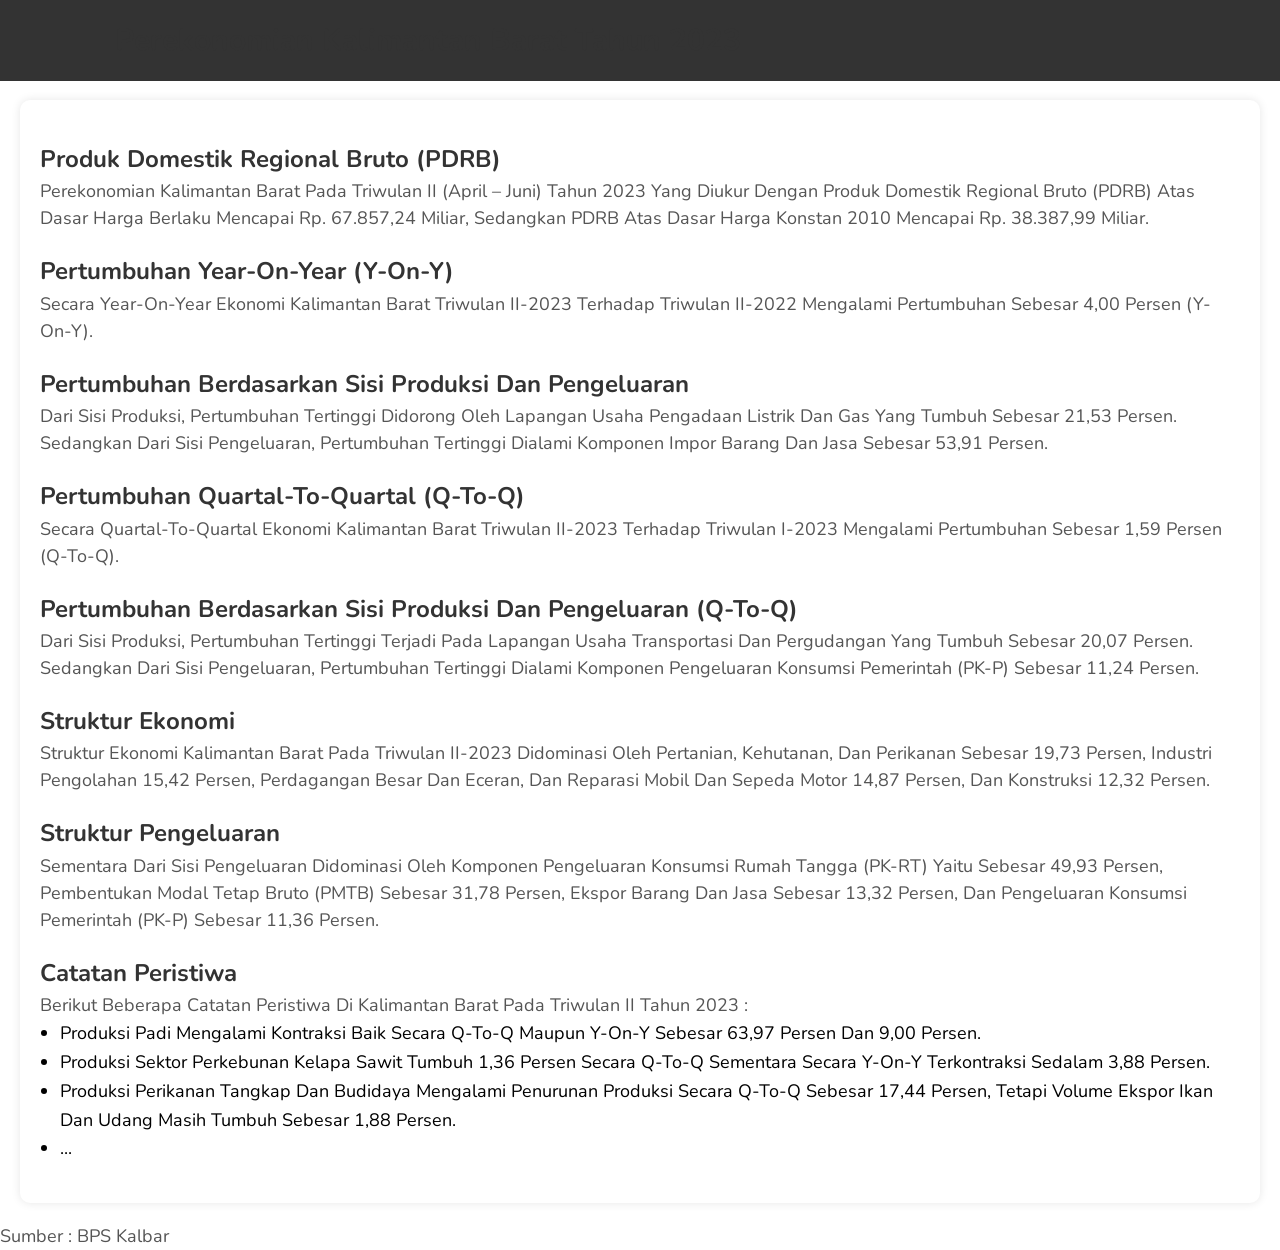
<file: ekonomi/index.html>
<!DOCTYPE html>
<html>

<head>
    <link rel="stylesheet" type="text/css" href="ekonomi.css">
    <title>Perekonomian Kalimantan Barat Tahun 2023</title>
</head>

<body>
    <header>
        <h1>Perekonomian Kalimantan Barat Tahun 2023</h1>
    </header>
    <section class="content">
        <article>
            <h2>Produk Domestik Regional Bruto (PDRB)</h2>
            <p>Perekonomian Kalimantan Barat pada Triwulan II (April – Juni) Tahun 2023 yang diukur dengan Produk Domestik Regional Bruto (PDRB) atas dasar harga berlaku mencapai Rp. 67.857,24 miliar, sedangkan PDRB atas dasar harga konstan 2010 mencapai
                Rp. 38.387,99 miliar.</p>

            <h3>Pertumbuhan Year-on-Year (y-on-y)</h3>
            <p>Secara year-on-year Ekonomi Kalimantan Barat triwulan II-2023 terhadap triwulan II-2022 mengalami pertumbuhan sebesar 4,00 persen (y-on-y).</p>

            <h2>Pertumbuhan Berdasarkan Sisi Produksi dan Pengeluaran</h2>
            <p>Dari sisi produksi, pertumbuhan tertinggi didorong oleh Lapangan Usaha Pengadaan Listrik dan Gas yang tumbuh sebesar 21,53 persen. Sedangkan dari sisi Pengeluaran, pertumbuhan tertinggi dialami Komponen Impor Barang dan Jasa sebesar 53,91
                persen.</p>

            <h3>Pertumbuhan Quartal-to-Quartal (q-to-q)</h3>
            <p>Secara quartal-to-quartal Ekonomi Kalimantan Barat triwulan II-2023 terhadap triwulan I-2023 mengalami pertumbuhan sebesar 1,59 persen (q-to-q).</p>

            <h2>Pertumbuhan Berdasarkan Sisi Produksi dan Pengeluaran (q-to-q)</h2>
            <p>Dari sisi produksi, pertumbuhan tertinggi terjadi pada Lapangan Usaha Transportasi dan Pergudangan yang tumbuh sebesar 20,07 persen. Sedangkan dari sisi Pengeluaran, pertumbuhan tertinggi dialami Komponen Pengeluaran Konsumsi Pemerintah (PK-P)
                sebesar 11,24 persen.</p>

            <h2>Struktur Ekonomi</h2>
            <p>Struktur ekonomi Kalimantan Barat pada triwulan II-2023 didominasi oleh Pertanian, Kehutanan, dan Perikanan sebesar 19,73 persen, Industri Pengolahan 15,42 persen, Perdagangan Besar dan Eceran, dan Reparasi Mobil dan Sepeda Motor 14,87 persen,
                dan Konstruksi 12,32 persen.</p>

            <h2>Struktur Pengeluaran</h2>
            <p>Sementara dari sisi Pengeluaran didominasi oleh Komponen Pengeluaran Konsumsi Rumah Tangga (PK-RT) yaitu sebesar 49,93 persen, Pembentukan Modal Tetap Bruto (PMTB) sebesar 31,78 persen, Ekspor Barang dan Jasa sebesar 13,32 persen, dan Pengeluaran
                Konsumsi Pemerintah (PK-P) sebesar 11,36 persen.</p>

            <h2>Catatan Peristiwa</h2>
            <p>Berikut beberapa catatan peristiwa di Kalimantan Barat pada Triwulan II Tahun 2023 :</p>
            <ul>
                <li>Produksi padi mengalami kontraksi baik secara Q-to-Q maupun Y-on-Y sebesar 63,97 persen dan 9,00 persen.</li>
                <li>Produksi sektor perkebunan Kelapa Sawit tumbuh 1,36 persen secara Q-to-Q Sementara secara Y-on-Y terkontraksi sedalam 3,88 persen.</li>
                <li>Produksi perikanan tangkap dan budidaya mengalami penurunan produksi secara Q-to-Q sebesar 17,44 persen, tetapi Volume Ekspor Ikan dan Udang masih tumbuh sebesar 1,88 persen.</li>
                <li>...</li>
                <!-- Anda bisa melanjutkan catatan peristiwa lainnya sesuai dengan data yang Anda miliki. -->
            </ul>
        </article>
    </section>
    <footer>
        <p>Sumber : BPS Kalbar</p>
    </footer>
</body>

</html>
</file>
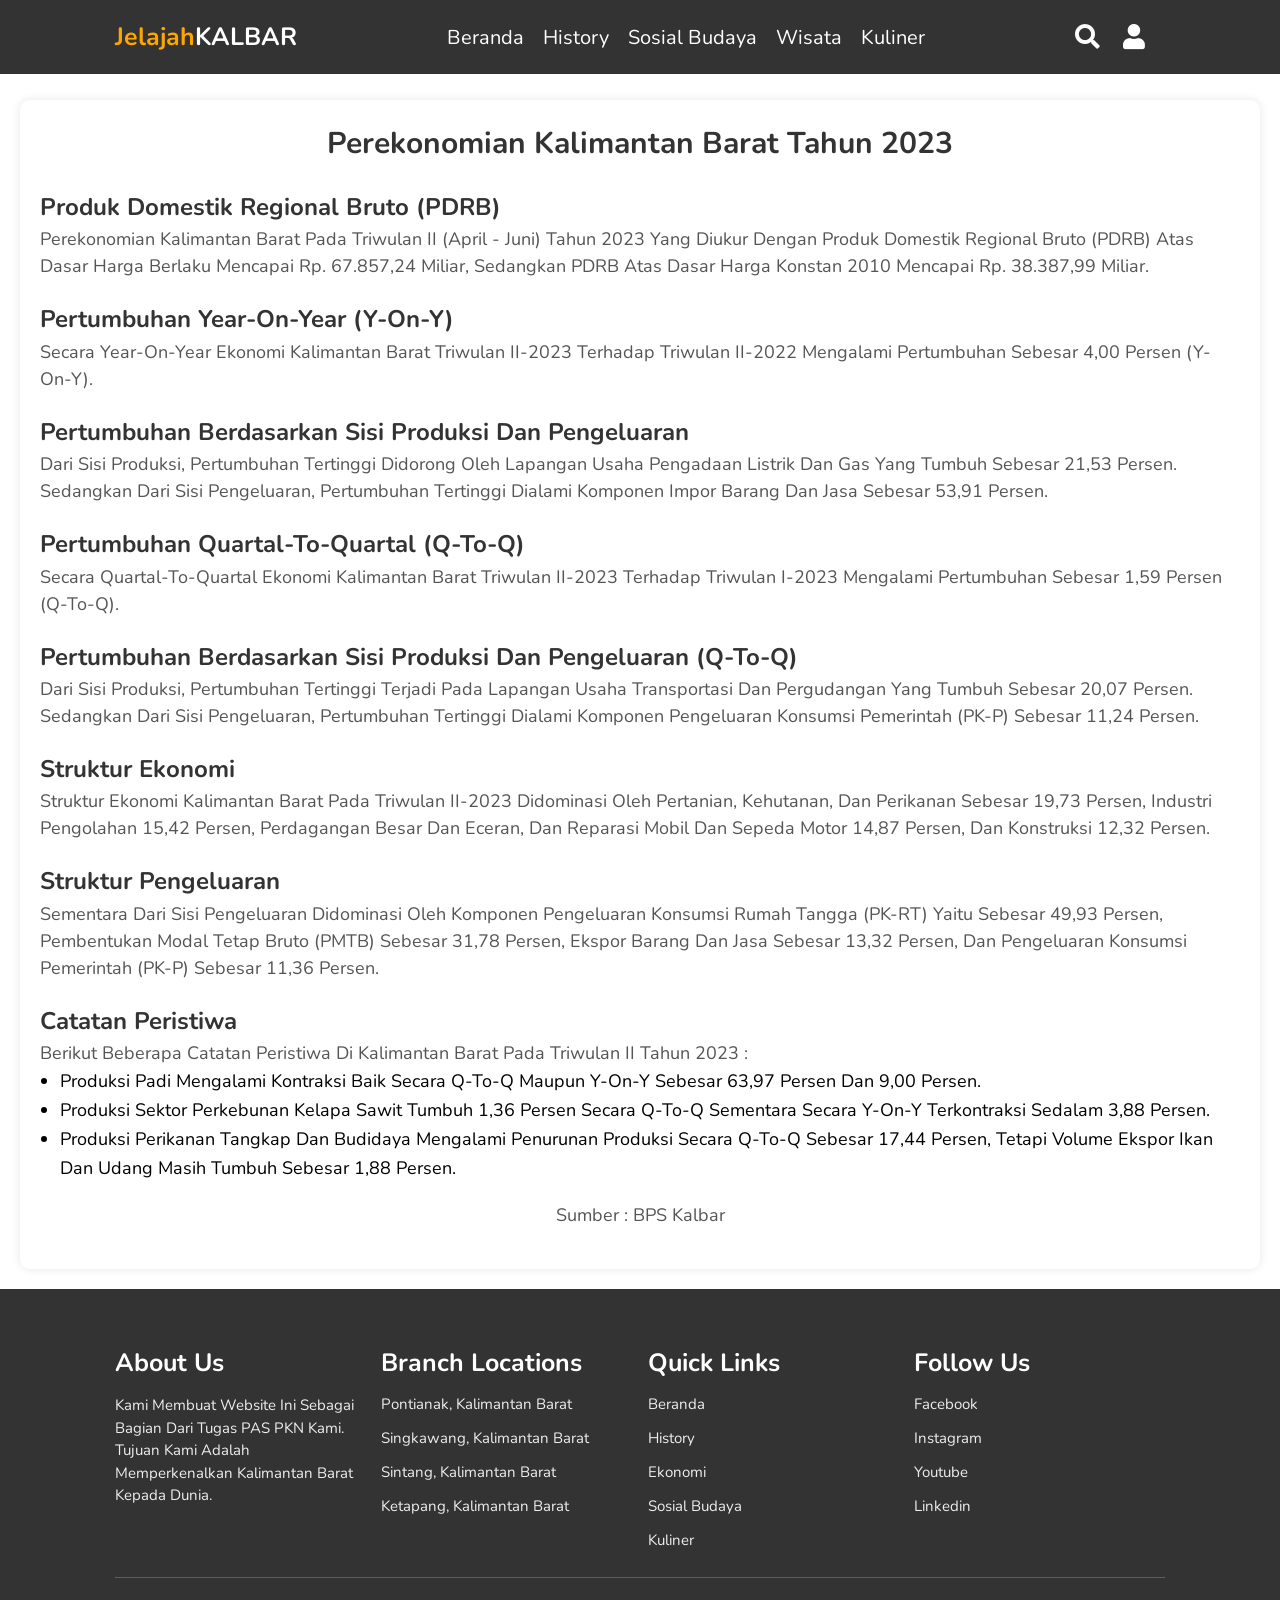
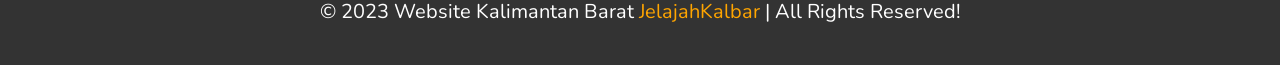
<file: ekonomi/ekonomi.html>
<!DOCTYPE html>
<html lang="en">

<head>
    <meta charset="UTF-8">
    <meta http-equiv="X-UA-Compatible" content="IE=edge">
    <meta name="viewport" content="width=device-width, initial-scale=1.0">
    <title>Kalimantan Barat</title>

    <!-- font awesome cdn link -->
    <link rel="stylesheet" href="https://cdnjs.cloudflare.com/ajax/libs/font-awesome/5.15.3/css/all.min.css">

    <!-- custom css file link -->
    <link rel="stylesheet" href="ekonomi.css">

</head>

<body>

    <!-- header section ends -->

    <header>

        <div id="menu-bar" class="fas fa-bars"></div>

        <a href="#" class="logo"><span>Jelajah</span>Kalbar</a>

        <nav class="navbar">
            <a href="../index.html">Beranda</a>
            <a href="../history/history.html">History</a>
            <a href="../sosial/sosial.html">Sosial Budaya</a>
            <a href="../wisata/wisata.html">Wisata</a>
            <a href="../kuliner/kuliner.html">Kuliner</a>
        </nav>

        <div class="icons">
            <i class="fas fa-search" id="search-btn"></i>
            <i class="fas fa-user" id="login-btn"></i>
        </div>

        <form action="" class="search-bar-container">
            <input type="search" id="search-bar" placeholder="search here...">
            <label for="search-bar" class="fas fa-search"></label>
        </form>

    </header>

    <!-- header section ends -->

    <!-- login form container -->

    <div class="login-form-container">

        <i class="fas fa-times" id="form-close"></i>

        <form action="">
            <h3>login</h3>
            <input type="email" class="box" placeholder="enter your email">
            <input type="password" class="box" placeholder="enter your password">
            <input type="submit" value="login now" class="btn">
            <input type="checkbox" id="remember">
            <label for="remember">remember me</label>
            <p>forget password? <a href="../changesPass/changePass.html">click here</a></p>
            <p>don't have and account? <a href="../register/register.html">register now</a></p>
        </form>

    </div>

    

    <section class="content">
        <article>
            <h1>Perekonomian Kalimantan Barat Tahun 2023</h1>

            <h2>Produk Domestik Regional Bruto (PDRB)</h2>
            <p>Perekonomian Kalimantan Barat pada Triwulan II (April - Juni) Tahun 2023 yang diukur dengan Produk Domestik Regional Bruto (PDRB) atas dasar harga berlaku mencapai Rp. 67.857,24 miliar, sedangkan PDRB atas dasar harga konstan 2010 mencapai
                Rp. 38.387,99 miliar.</p>

            <h3>Pertumbuhan Year-on-Year (y-on-y)</h3>
            <p>Secara year-on-year Ekonomi Kalimantan Barat triwulan II-2023 terhadap triwulan II-2022 mengalami pertumbuhan sebesar 4,00 persen (y-on-y).</p>

            <h2>Pertumbuhan Berdasarkan Sisi Produksi dan Pengeluaran</h2>
            <p>Dari sisi produksi, pertumbuhan tertinggi didorong oleh Lapangan Usaha Pengadaan Listrik dan Gas yang tumbuh sebesar 21,53 persen. Sedangkan dari sisi Pengeluaran, pertumbuhan tertinggi dialami Komponen Impor Barang dan Jasa sebesar 53,91
                persen.</p>

            <h3>Pertumbuhan Quartal-to-Quartal (q-to-q)</h3>
            <p>Secara quartal-to-quartal Ekonomi Kalimantan Barat triwulan II-2023 terhadap triwulan I-2023 mengalami pertumbuhan sebesar 1,59 persen (q-to-q).</p>

            <h2>Pertumbuhan Berdasarkan Sisi Produksi dan Pengeluaran (q-to-q)</h2>
            <p>Dari sisi produksi, pertumbuhan tertinggi terjadi pada Lapangan Usaha Transportasi dan Pergudangan yang tumbuh sebesar 20,07 persen. Sedangkan dari sisi Pengeluaran, pertumbuhan tertinggi dialami Komponen Pengeluaran Konsumsi Pemerintah (PK-P)
                sebesar 11,24 persen.</p>

            <h2>Struktur Ekonomi</h2>
            <p>Struktur ekonomi Kalimantan Barat pada triwulan II-2023 didominasi oleh Pertanian, Kehutanan, dan Perikanan sebesar 19,73 persen, Industri Pengolahan 15,42 persen, Perdagangan Besar dan Eceran, dan Reparasi Mobil dan Sepeda Motor 14,87 persen,
                dan Konstruksi 12,32 persen.</p>

            <h2>Struktur Pengeluaran</h2>
            <p>Sementara dari sisi Pengeluaran didominasi oleh Komponen Pengeluaran Konsumsi Rumah Tangga (PK-RT) yaitu sebesar 49,93 persen, Pembentukan Modal Tetap Bruto (PMTB) sebesar 31,78 persen, Ekspor Barang dan Jasa sebesar 13,32 persen, dan Pengeluaran
                Konsumsi Pemerintah (PK-P) sebesar 11,36 persen.</p>

            <h2>Catatan Peristiwa</h2>
            <p>Berikut beberapa catatan peristiwa di Kalimantan Barat pada Triwulan II Tahun 2023 :</p>
            <ul>
                <li>Produksi padi mengalami kontraksi baik secara Q-to-Q maupun Y-on-Y sebesar 63,97 persen dan 9,00 persen.</li>
                <li>Produksi sektor perkebunan Kelapa Sawit tumbuh 1,36 persen secara Q-to-Q Sementara secara Y-on-Y terkontraksi sedalam 3,88 persen.</li>
                <li>Produksi perikanan tangkap dan budidaya mengalami penurunan produksi secara Q-to-Q sebesar 17,44 persen, tetapi Volume Ekspor Ikan dan Udang masih tumbuh sebesar 1,88 persen.</li>
            </ul>

            <p class="sumber">Sumber : BPS Kalbar</p>

        </article>
    </section>

    <!-- footer section -->

    <section class="footer">

        <div class="box-container">

            <div class="box">
                <h3>about us</h3>
                <p>Kami membuat website ini sebagai bagian dari tugas PAS PKN kami. Tujuan kami adalah memperkenalkan
                    Kalimantan Barat kepada dunia.</p>
            </div>
            <div class="box">
                <h3>branch locations</h3>
                <a href="https://g.co/kgs/5ujXtQ">Pontianak, Kalimantan Barat</a>
                <a href="https://g.co/kgs/6sXgLm">Singkawang, Kalimantan Barat</a>
                <a href="https://g.co/kgs/wmR6Jt">Sintang, Kalimantan Barat</a>
                <a href="https://g.co/kgs/SFyyuP">Ketapang, Kalimantan Barat</a>
            </div>
            <div class="box">
                <h3>quick links</h3>
                <a href="../index.html">Beranda</a>
                <a href="../history/history.html">History</a>
                <a href="../ekonomi/ekonomi.html">Ekonomi</a>
                <a href="../sosial/sosial.html">Sosial Budaya</a>
                <a href="../kuliner/kuliner.html">Kuliner</a>
            </div>
            <div class="box">
                <h3>follow us</h3>
                <a href="https://www.facebook.com/Kalbar.Berkibar/">facebook</a>
                <a href="https://www.instagram.com/kalbar_info/">instagram</a>
                <a href="https://www.youtube.com/channel/UCpUcQKq-fUauRezqZTvrcJA">youtube</a>
                <a
                    href="https://www.linkedin.com/in/kalbaronline/?original_referer=https%3A%2F%2Fwww%2Egoogle%2Ecom%2F&originalSubdomain=id">linkedin</a>
            </div>

        </div>

        <h1 class="credit">&copy; 2023 Website Kalimantan Barat <span> JelajahKalbar </span> | all rights reserved!</h1>

    </section>

    <!-- custom js file link -->
    <script src="ekonomi.js"></script>

</body>

</html>
</file>
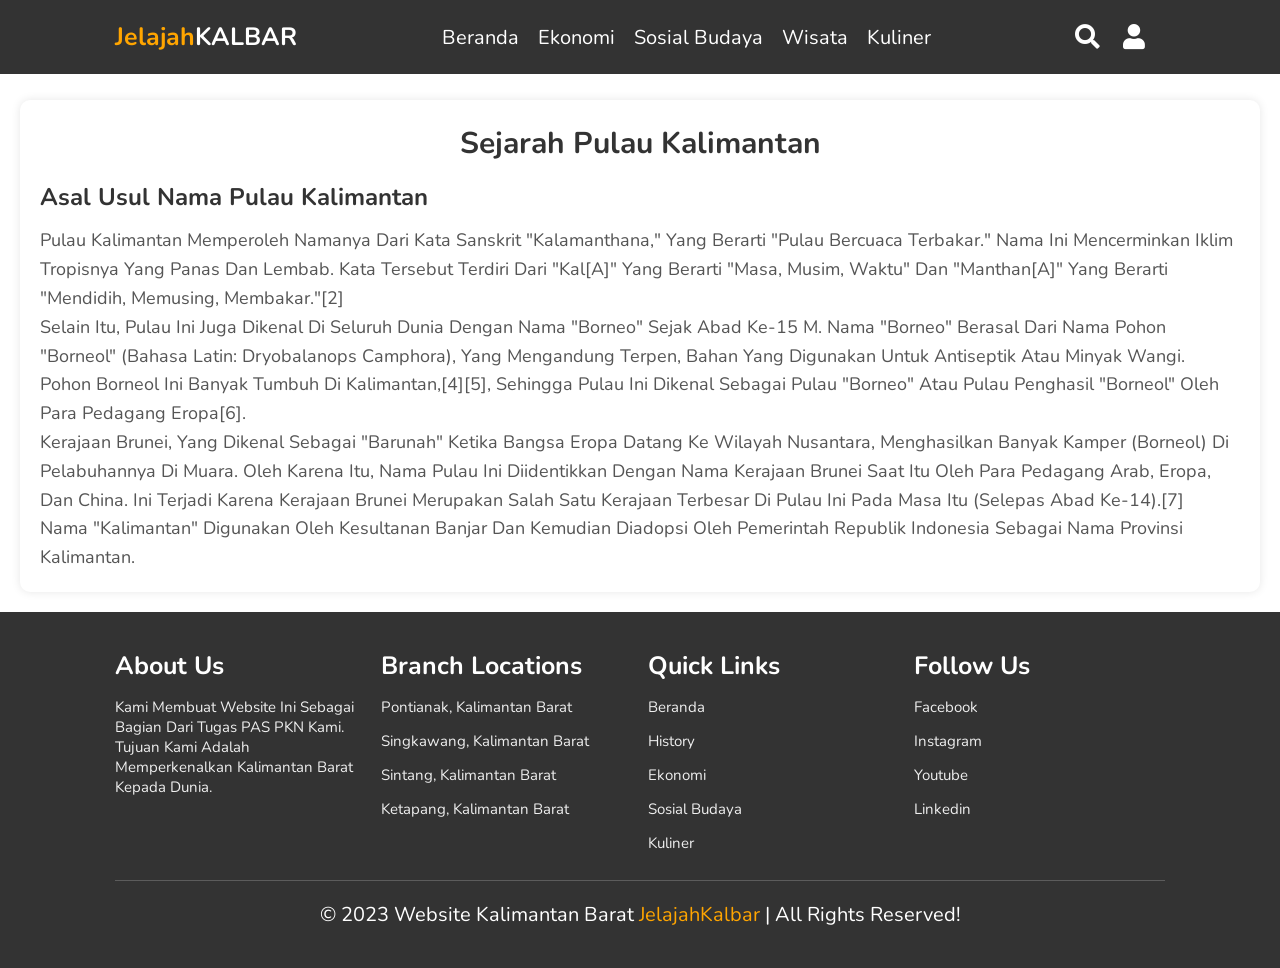
<file: history/history.html>
<!DOCTYPE html>
<html lang="en">

<head>
    <meta charset="UTF-8">
    <meta http-equiv="X-UA-Compatible" content="IE=edge">
    <meta name="viewport" content="width=device-width, initial-scale=1.0">
    <title>Kalimantan Barat</title>

    <!-- font awesome cdn link -->
    <link rel="stylesheet" href="https://cdnjs.cloudflare.com/ajax/libs/font-awesome/5.15.3/css/all.min.css">

    <!-- custom css file link -->
    <link rel="stylesheet" href="history.css">

</head>

<body>

    <!-- header section ends -->

    <header>

        <div id="menu-bar" class="fas fa-bars"></div>

        <a href="#" class="logo"><span>Jelajah</span>Kalbar</a>

        <nav class="navbar">
            <a href="../index.html">Beranda</a>
            <a href="../ekonomi/ekonomi.html">Ekonomi</a>
            <a href="../sosial/sosial.html">Sosial Budaya</a>
            <a href="../wisata/wisata.html">Wisata</a>
            <a href="../kuliner/kuliner.html">Kuliner</a>
        </nav>

        <div class="icons">
            <i class="fas fa-search" id="search-btn"></i>
            <i class="fas fa-user" id="login-btn"></i>
        </div>

        <form action="" class="search-bar-container">
            <input type="search" id="search-bar" placeholder="search here...">
            <label for="search-bar" class="fas fa-search"></label>
        </form>

    </header>

    <!-- header section ends -->

    <!-- login form container -->

    <div class="login-form-container">

        <i class="fas fa-times" id="form-close"></i>

        <form action="">
            <h3>login</h3>
            <input type="email" class="box" placeholder="enter your email">
            <input type="password" class="box" placeholder="enter your password">
            <input type="submit" value="login now" class="btn">
            <input type="checkbox" id="remember">
            <label for="remember">remember me</label>
            <p>forget password? <a href="../changesPass/changePass.html">click here</a></p>
            <p>don't have and account? <a href="../register/register.html">register now</a></p>
        </form>

    </div>

    <main>
        <h1>Sejarah Pulau Kalimantan</h1>

        <h2>Asal Usul Nama Pulau Kalimantan</h2>
        <p>Pulau Kalimantan memperoleh namanya dari kata Sanskrit "Kalamanthana," yang berarti "pulau bercuaca terbakar." Nama ini mencerminkan iklim tropisnya yang panas dan lembab. Kata tersebut terdiri dari "kal[a]" yang berarti "masa, musim, waktu" dan
            "manthan[a]" yang berarti "mendidih, memusing, membakar."[2]</p>

        <p>Selain itu, pulau ini juga dikenal di seluruh dunia dengan nama "Borneo" sejak abad ke-15 M. Nama "Borneo" berasal dari nama pohon "Borneol" (bahasa Latin: Dryobalanops camphora), yang mengandung terpen, bahan yang digunakan untuk antiseptik atau
            minyak wangi. Pohon Borneol ini banyak tumbuh di Kalimantan,[4][5], sehingga pulau ini dikenal sebagai pulau "Borneo" atau pulau penghasil "borneol" oleh para pedagang Eropa[6]. </p>

        <p>Kerajaan Brunei, yang dikenal sebagai "Barunah" ketika bangsa Eropa datang ke wilayah Nusantara, menghasilkan banyak kamper (borneol) di pelabuhannya di Muara. Oleh karena itu, nama pulau ini diidentikkan dengan nama Kerajaan Brunei saat itu oleh
            para pedagang Arab, Eropa, dan China. Ini terjadi karena Kerajaan Brunei merupakan salah satu kerajaan terbesar di pulau ini pada masa itu (selepas abad ke-14).[7]</p>

        <p>Nama "Kalimantan" digunakan oleh Kesultanan Banjar dan kemudian diadopsi oleh pemerintah Republik Indonesia sebagai nama Provinsi Kalimantan.</p>
    </main>

    <!-- footer section -->

    <section class="footer">

        <div class="box-container">

            <div class="box">
                <h3>about us</h3>
                <p>Kami membuat website ini sebagai bagian dari tugas PAS PKN kami. Tujuan kami adalah memperkenalkan
                    Kalimantan Barat kepada dunia.</p>
            </div>
            <div class="box">
                <h3>branch locations</h3>
                <a href="https://g.co/kgs/5ujXtQ">Pontianak, Kalimantan Barat</a>
                <a href="https://g.co/kgs/6sXgLm">Singkawang, Kalimantan Barat</a>
                <a href="https://g.co/kgs/wmR6Jt">Sintang, Kalimantan Barat</a>
                <a href="https://g.co/kgs/SFyyuP">Ketapang, Kalimantan Barat</a>
            </div>
            <div class="box">
                <h3>quick links</h3>
                <a href="../index.html">Beranda</a>
                <a href="../history/history.html">History</a>
                <a href="../ekonomi/ekonomi.html">Ekonomi</a>
                <a href="../sosial/sosial.html">Sosial Budaya</a>
                <a href="../kuliner/kuliner.html">Kuliner</a>
            </div>
            <div class="box">
                <h3>follow us</h3>
                <a href="https://www.facebook.com/Kalbar.Berkibar/">facebook</a>
                <a href="https://www.instagram.com/kalbar_info/">instagram</a>
                <a href="https://www.youtube.com/channel/UCpUcQKq-fUauRezqZTvrcJA">youtube</a>
                <a
                    href="https://www.linkedin.com/in/kalbaronline/?original_referer=https%3A%2F%2Fwww%2Egoogle%2Ecom%2F&originalSubdomain=id">linkedin</a>
            </div>

        </div>

        <h1 class="credit">&copy; 2023 Website Kalimantan Barat <span> JelajahKalbar </span> | all rights reserved!</h1>

    </section>

    <!-- custom js file link -->
    <script src="history.js"></script>

</body>

</html>
</file>
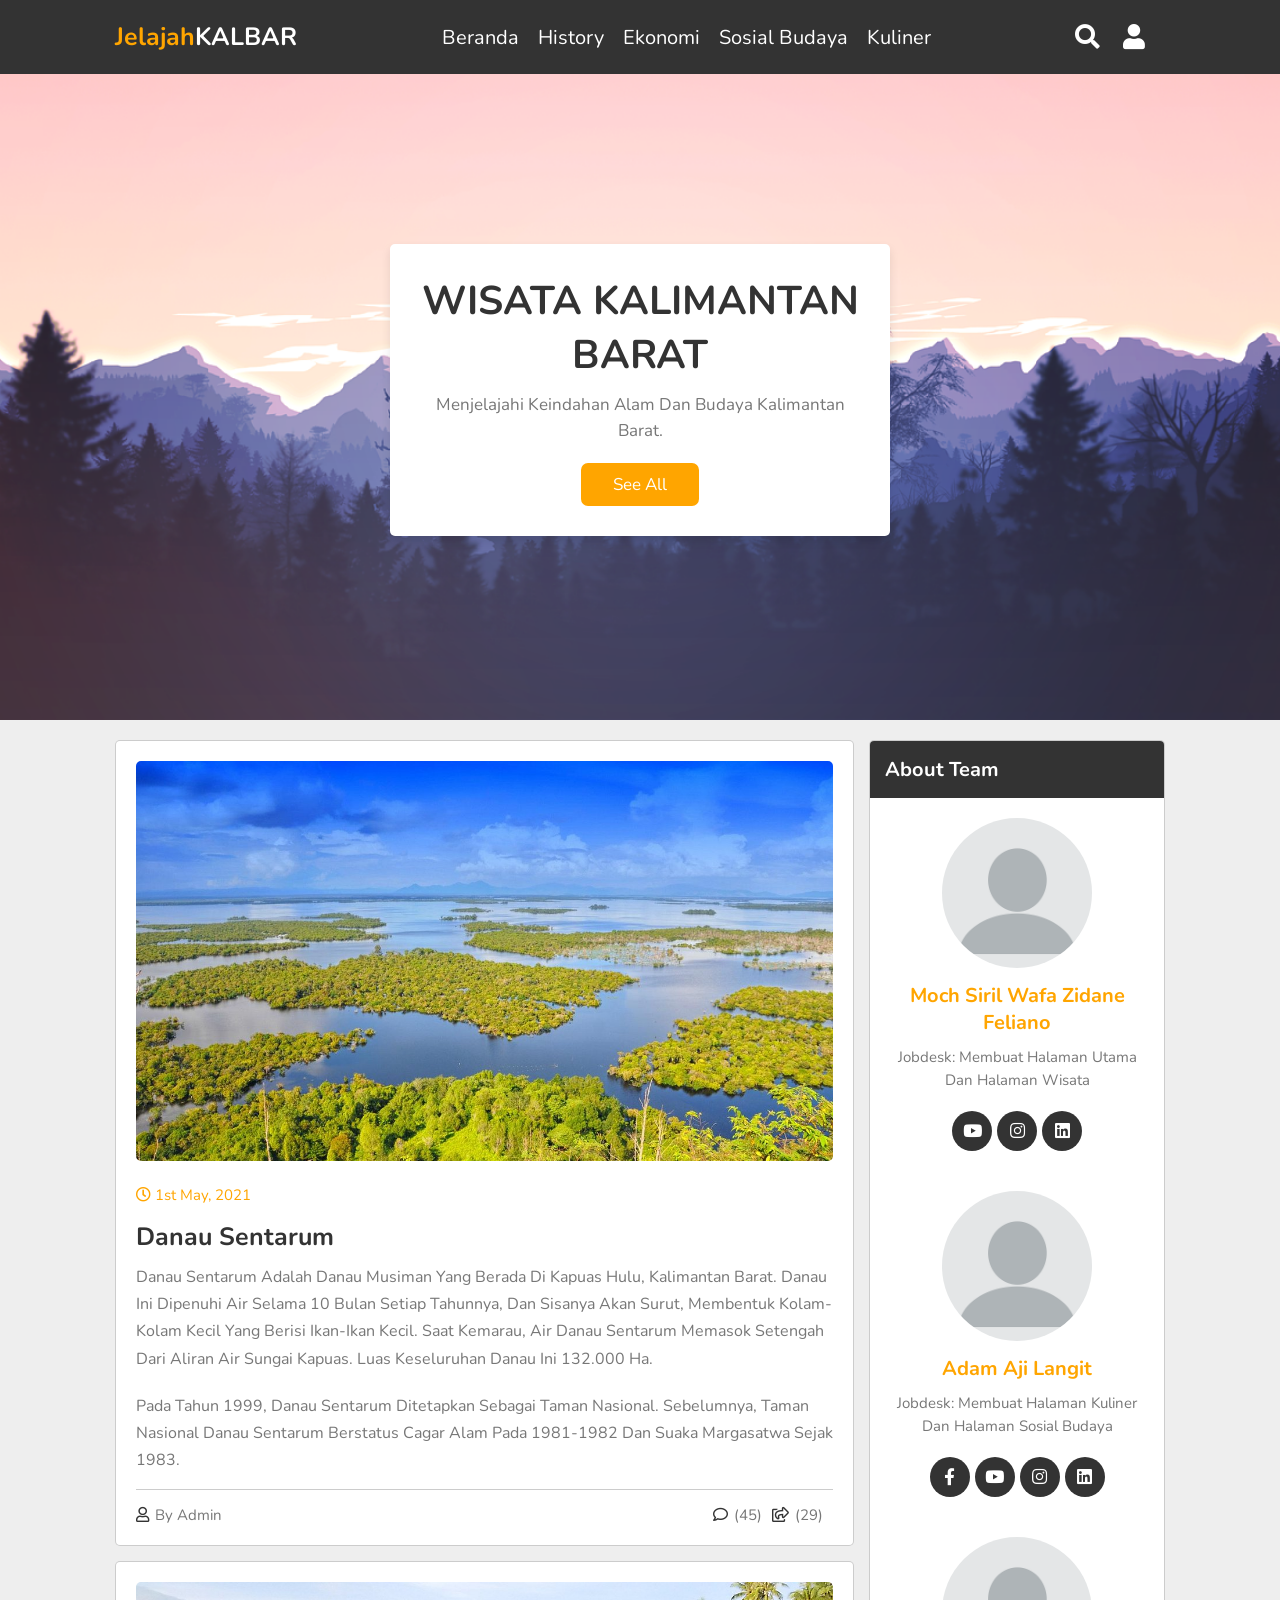
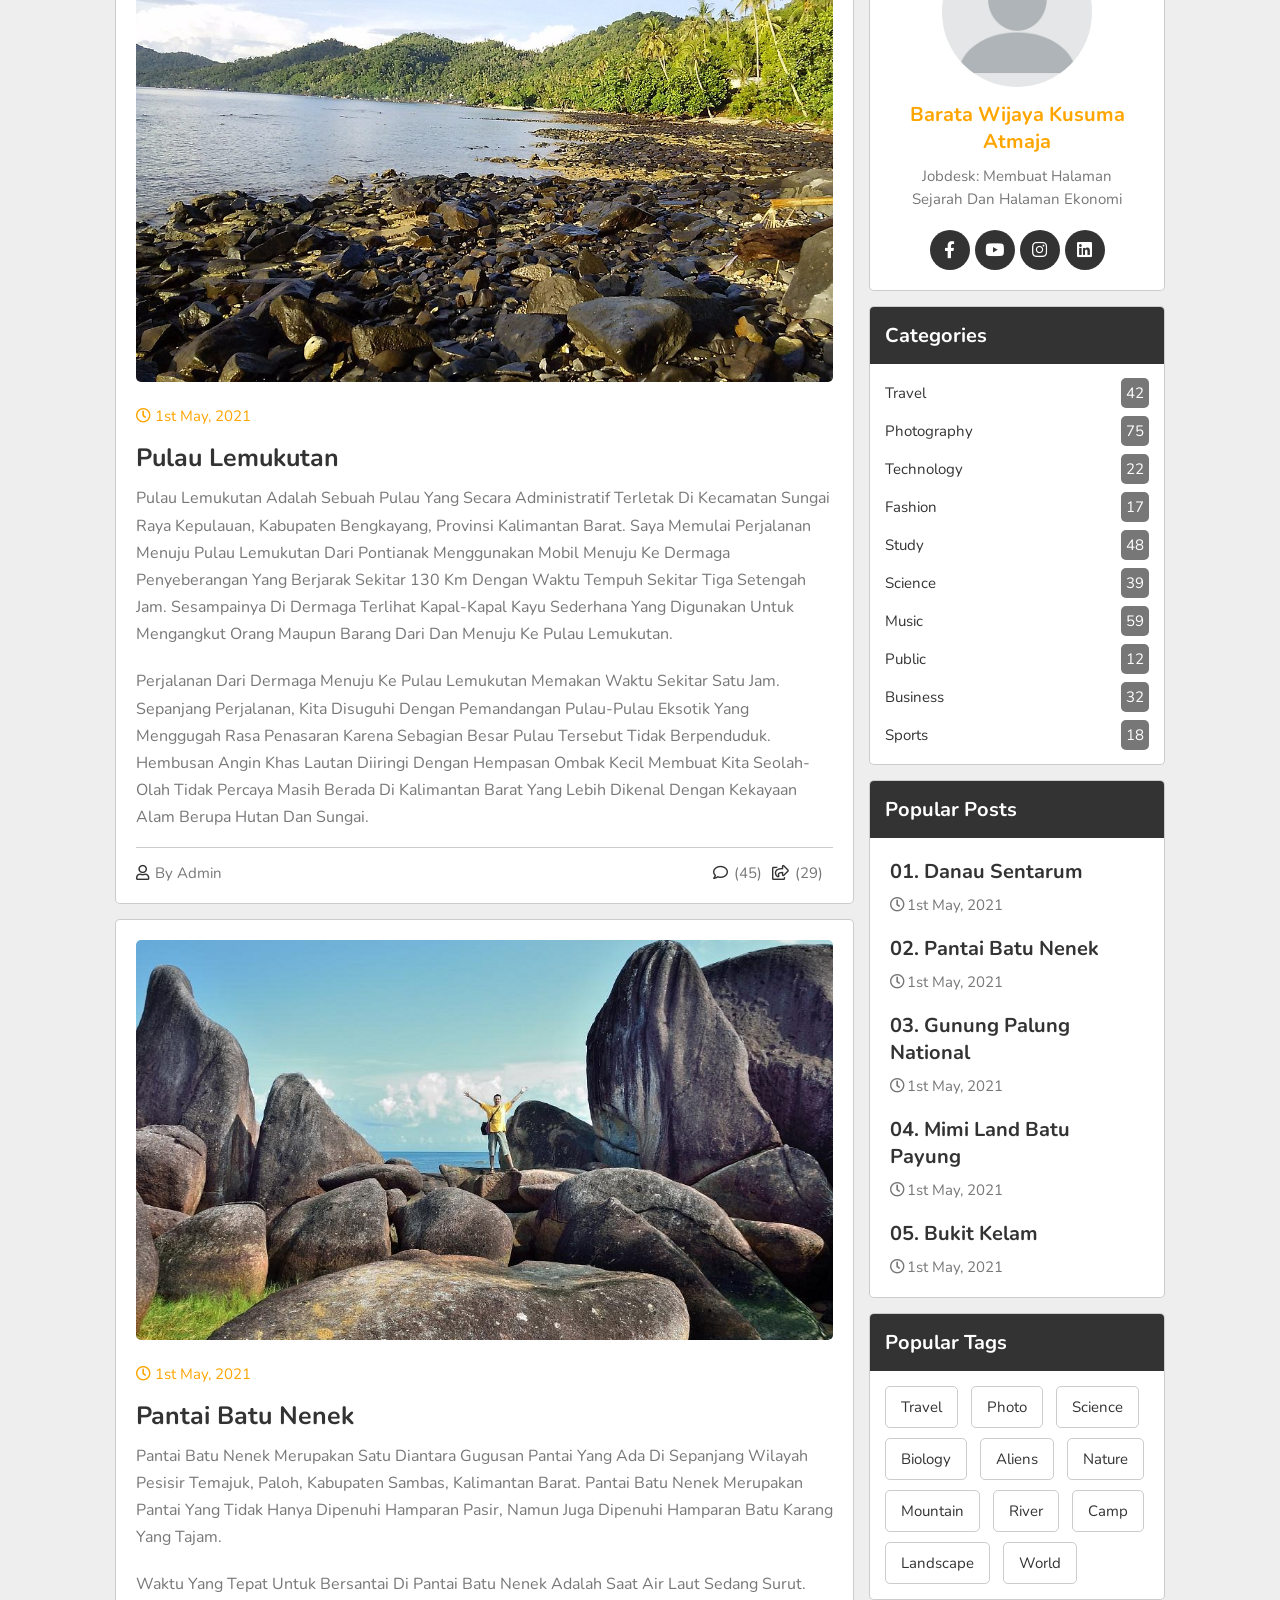
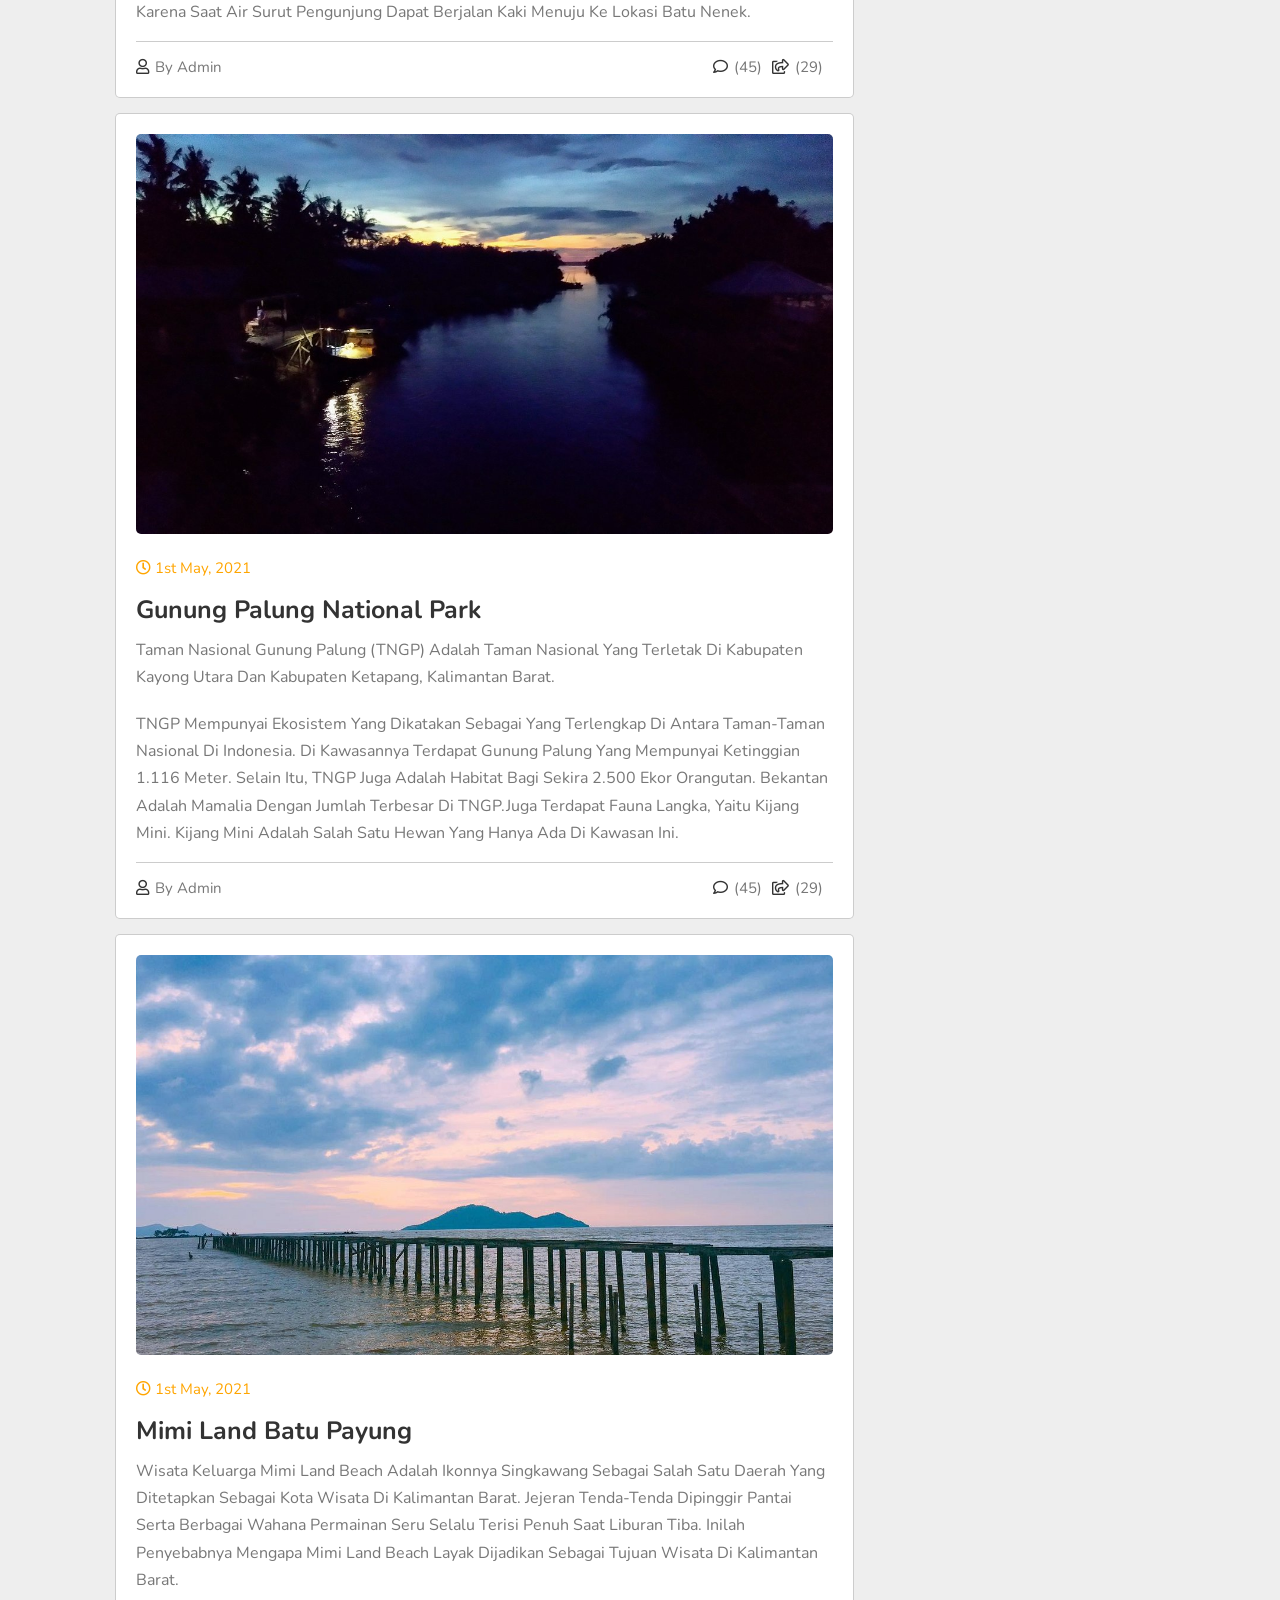
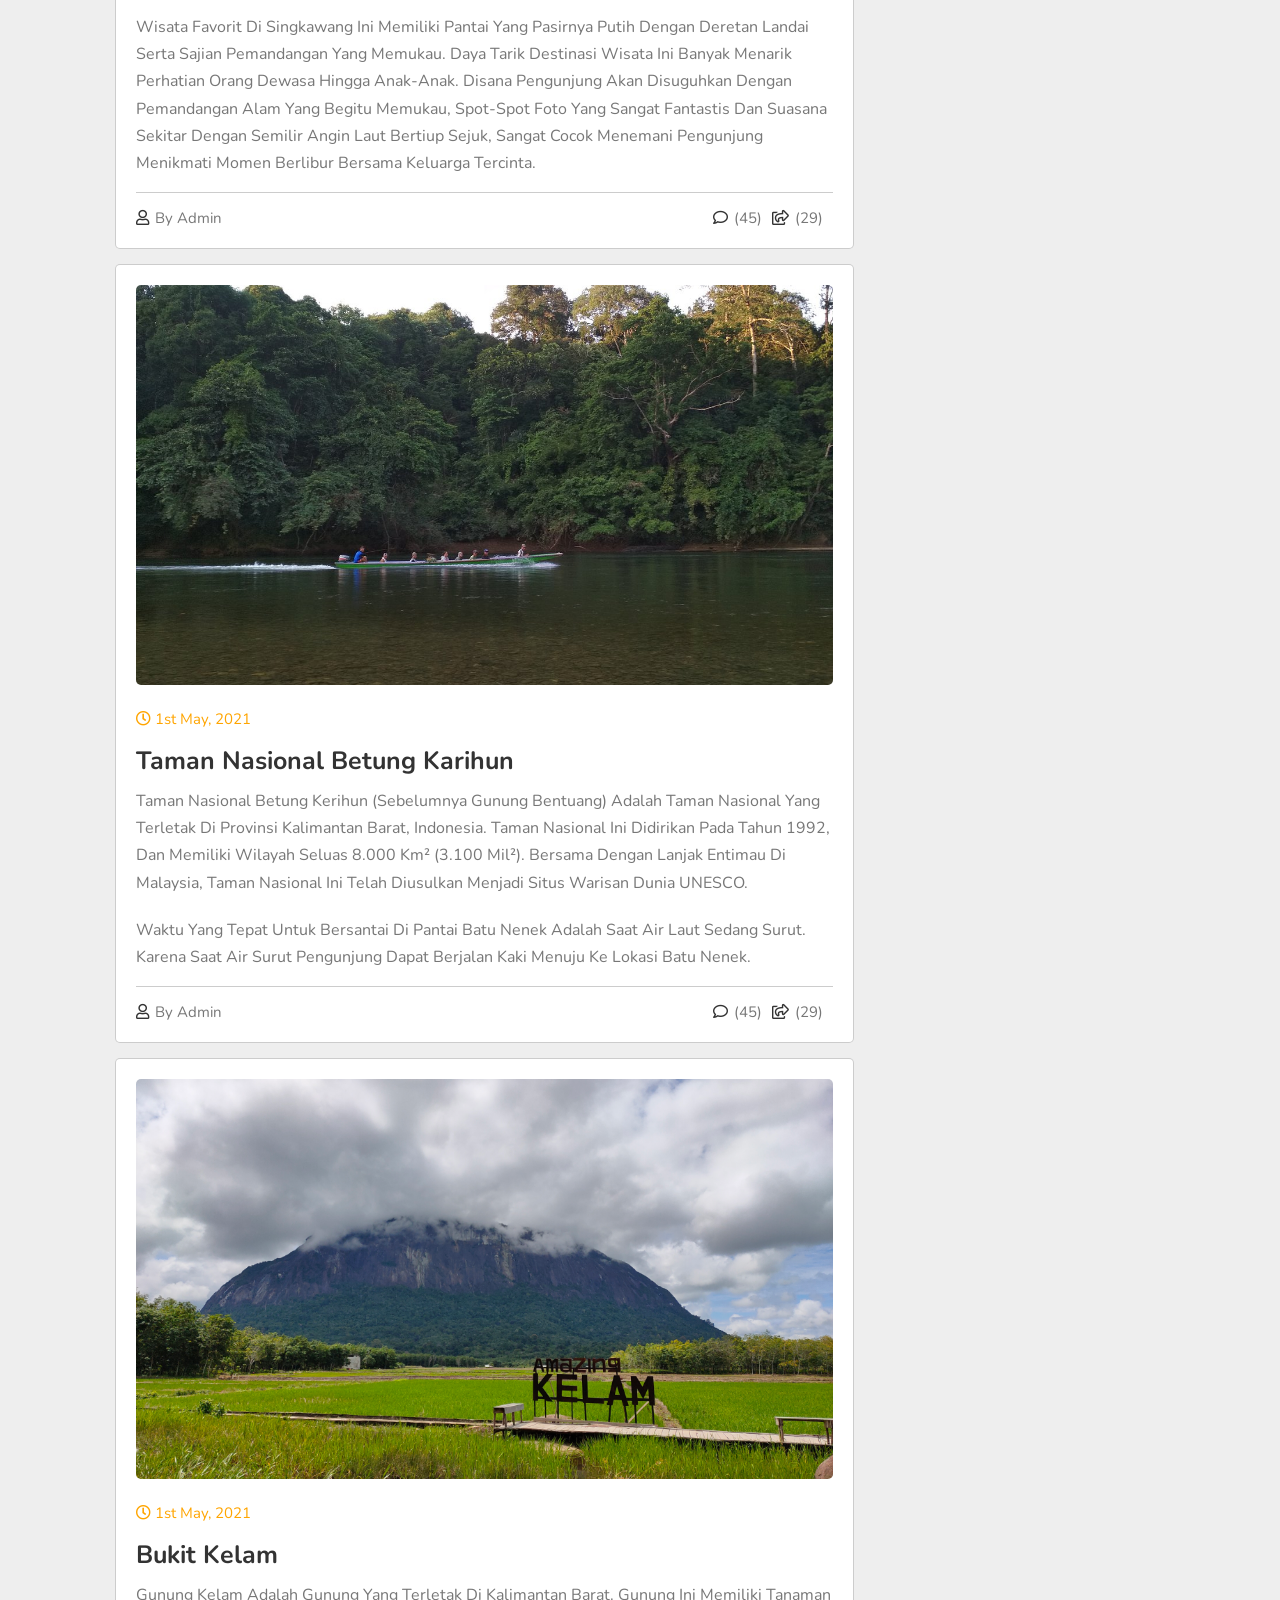
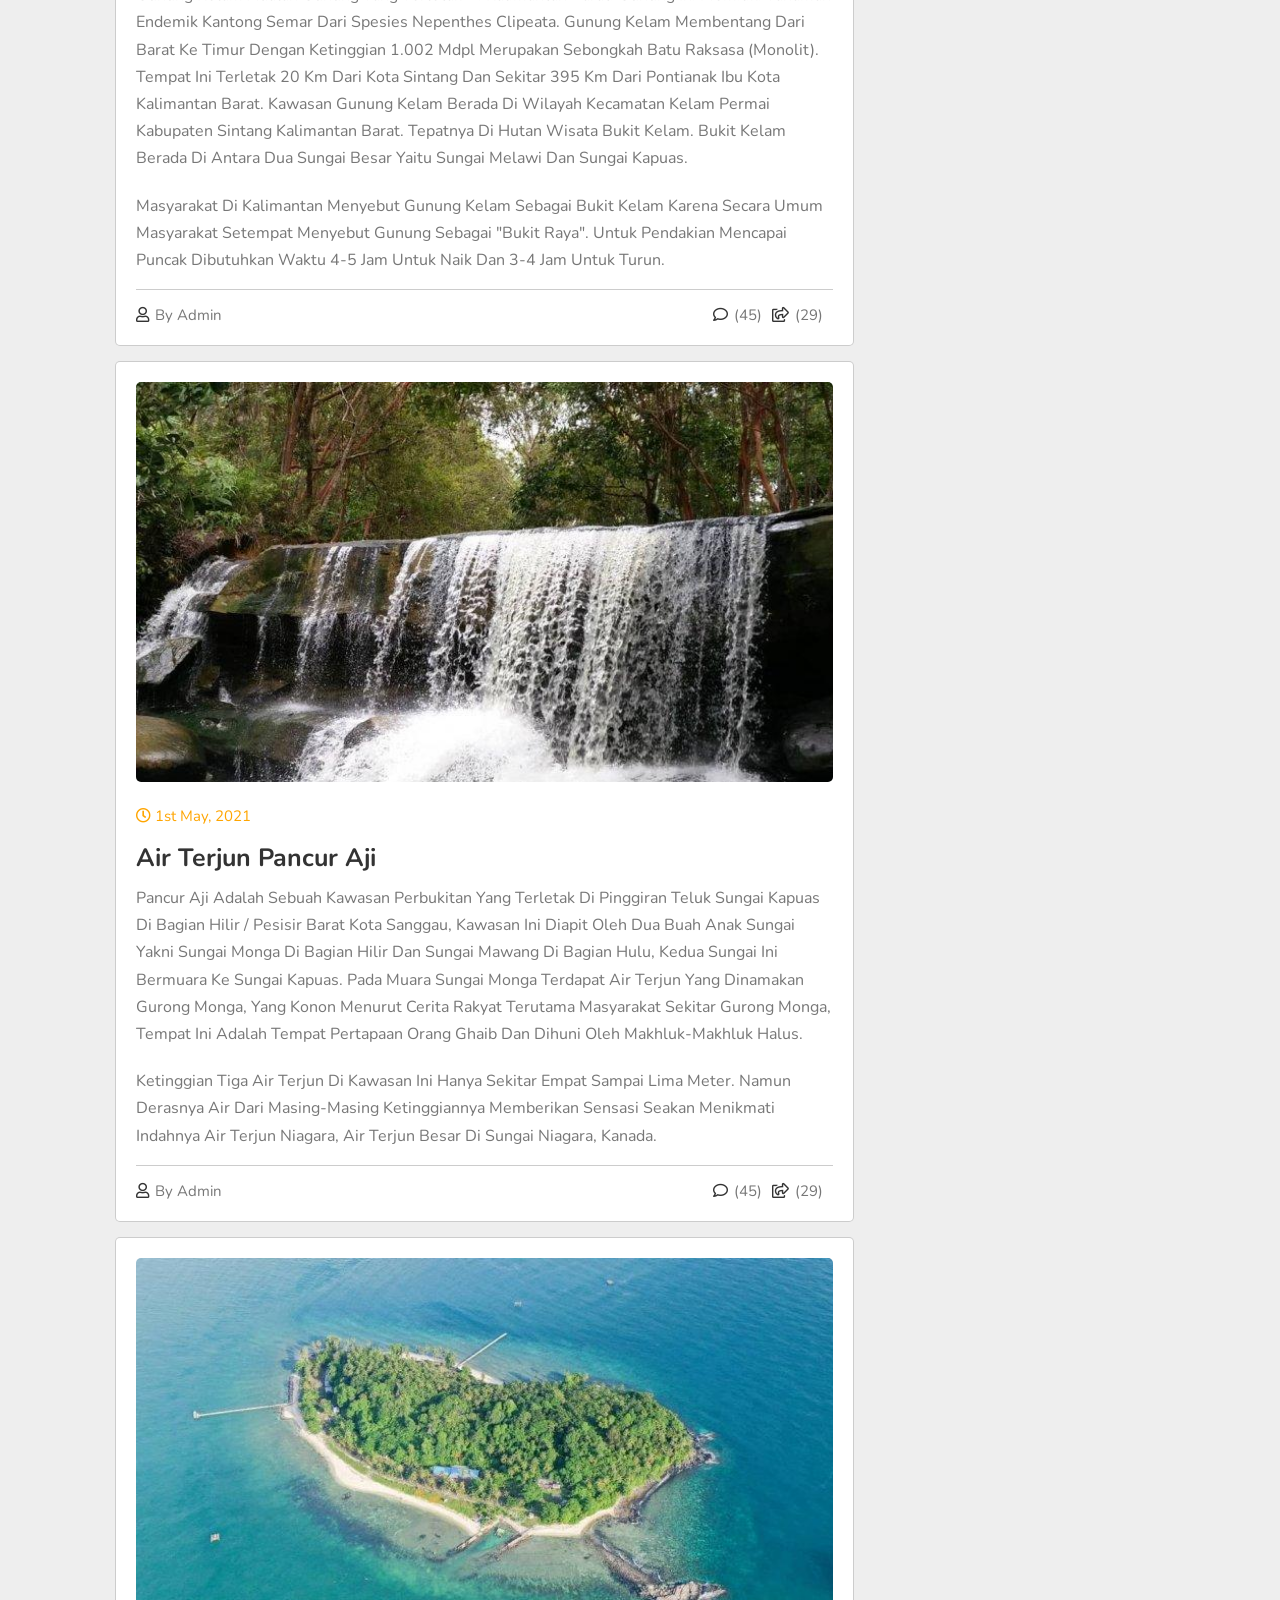
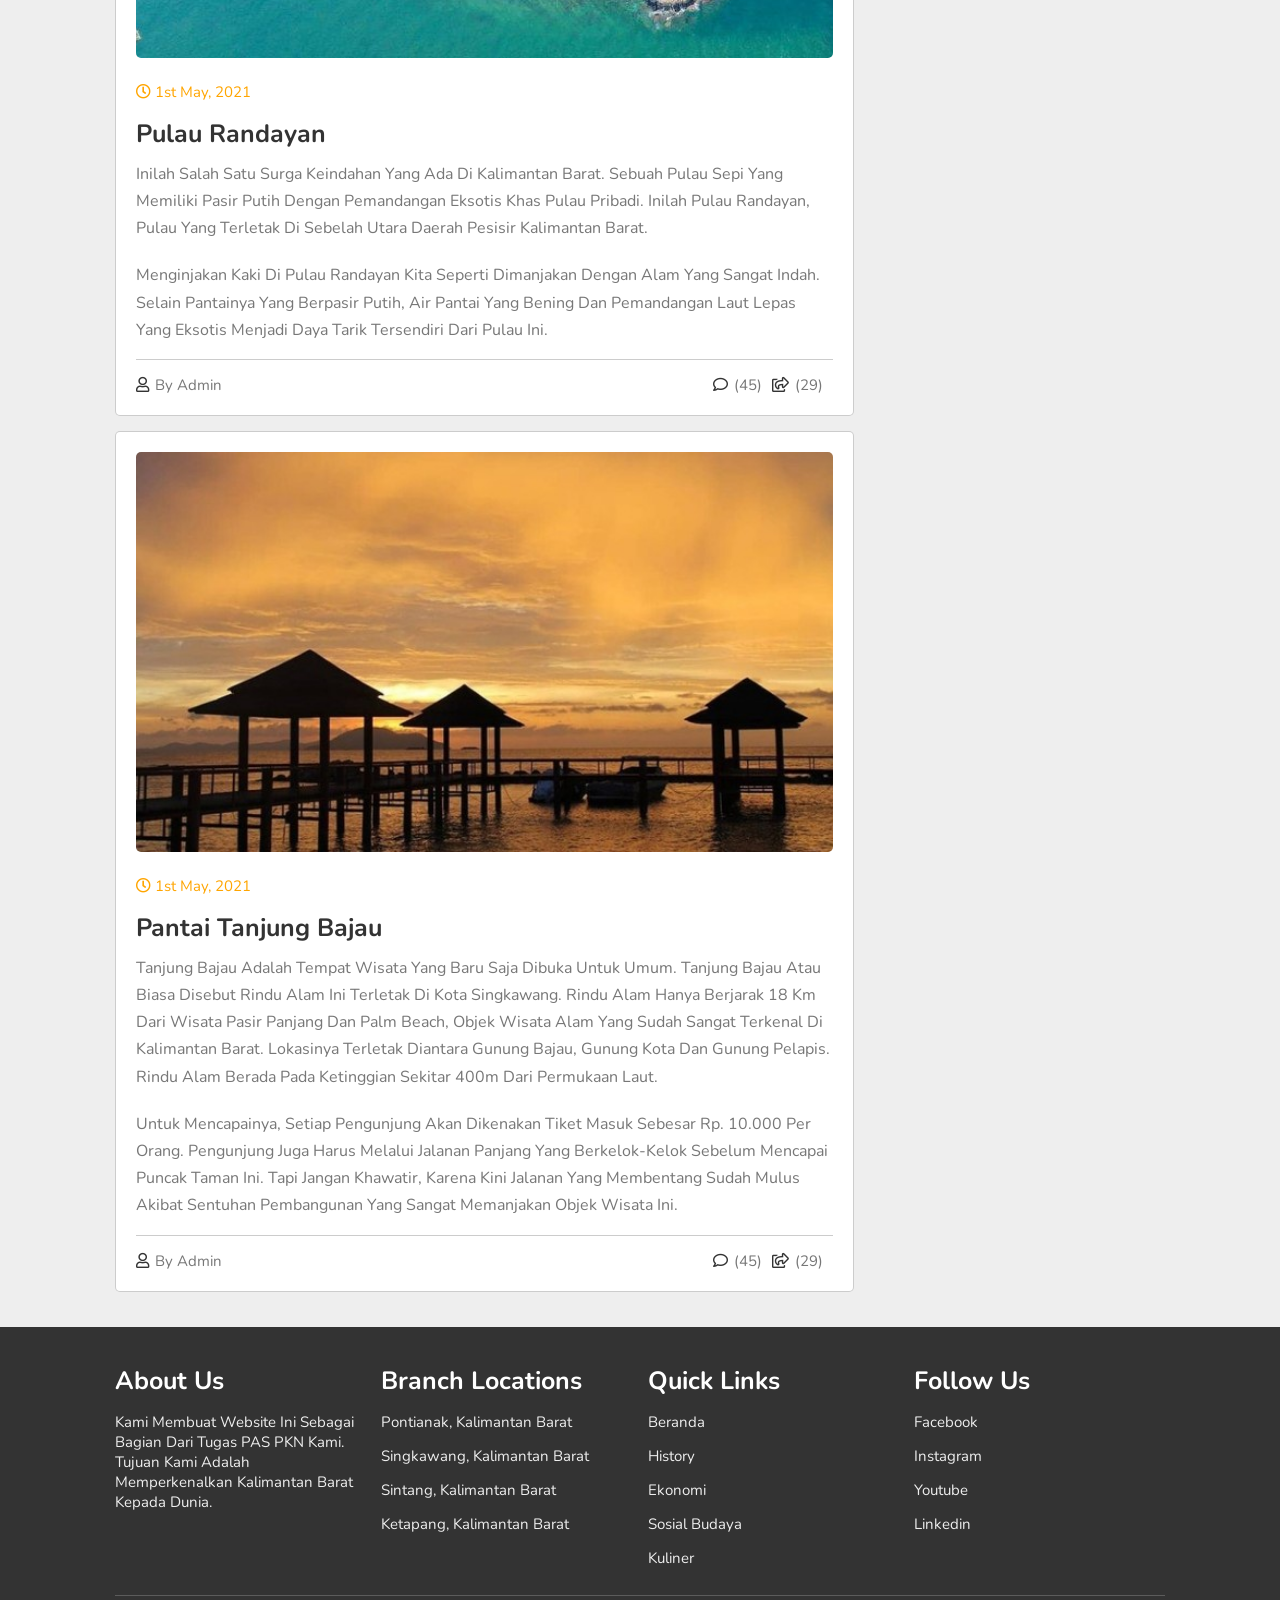
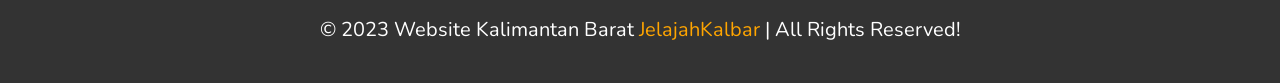
<file: wisata/wisata.html>
<!DOCTYPE html>
<html lang="en">

<head>
    <meta charset="UTF-8">
    <meta http-equiv="X-UA-Compatible" content="IE=edge">
    <meta name="viewport" content="width=device-width, initial-scale=1.0">
    <title>Kalimantan Barat</title>

    <!-- font awesome cdn link -->
    <link rel="stylesheet" href="https://cdnjs.cloudflare.com/ajax/libs/font-awesome/5.15.3/css/all.min.css">

    <!-- custom css file link -->
    <link rel="stylesheet" href="wisata.css">

</head>

<body>

    <!-- header section ends -->

    <header>

        <div id="menu-bar" class="fas fa-bars"></div>

        <a href="#" class="logo"><span>Jelajah</span>Kalbar</a>

        <nav class="navbar">
            <a href="../index.html">Beranda</a>
            <a href="../history/history.html">History</a>
            <a href="../ekonomi/ekonomi.html">Ekonomi</a>
            <a href="../sosial/sosial.html">Sosial Budaya</a>
            <a href="../kuliner/kuliner.html">Kuliner</a>
        </nav>

        <div class="icons">
            <i class="fas fa-search" id="search-btn"></i>
            <i class="fas fa-user" id="login-btn"></i>
        </div>

        <form action="" class="search-bar-container">
            <input type="search" id="search-bar" placeholder="search here...">
            <label for="search-bar" class="fas fa-search"></label>
        </form>

    </header>

    <!-- header section ends -->

    <!-- login form container -->

    <div class="login-form-container">

        <i class="fas fa-times" id="form-close"></i>

        <form action="">
            <h3>login</h3>
            <input type="email" class="box" placeholder="enter your email">
            <input type="password" class="box" placeholder="enter your password">
            <input type="submit" value="login now" class="btn">
            <input type="checkbox" id="remember">
            <label for="remember">remember me</label>
            <p>forget password? <a href="../changesPass/changePass.html">click here</a></p>
            <p>don't have and account? <a href="../register/register.html">register now</a></p>
        </form>

    </div>

    <!-- banner section starts -->

    <section class="banner" id="banner">

        <div class="content">
            <h3>Wisata Kalimantan Barat</h3>
            <p>Menjelajahi keindahan alam dan budaya Kalimantan Barat.</p>
            <a href="#posts" class="btn">See All</a>
        </div>

    </section>

    <!-- banner section ends -->

    <!-- posts section starts -->

    <section class="container" id="posts">

        <div class="posts-container">

            <div class="post" id="1">
                <img src="../images/danau_sentarum.jpg" alt="" class="image">
                <div class="date">
                    <i class="far fa-clock"></i>
                    <span>1st may, 2021</span>
                </div>
                <h3 class="title">Danau Sentarum</h3>
                <p class="text">Danau Sentarum adalah danau musiman yang berada di Kapuas Hulu, Kalimantan Barat. Danau
                    ini dipenuhi air selama 10 bulan setiap tahunnya, dan sisanya akan surut, membentuk kolam-kolam
                    kecil yang berisi ikan-ikan kecil. Saat kemarau, Air Danau Sentarum memasok setengah dari aliran air
                    Sungai Kapuas. Luas keseluruhan danau ini 132.000 Ha.</p>
                <p class="text">Pada tahun 1999, Danau Sentarum ditetapkan sebagai taman nasional. Sebelumnya, Taman
                    Nasional Danau Sentarum berstatus cagar alam pada 1981-1982 dan suaka margasatwa sejak 1983.</p>
                <div class="links">
                    <a href="#" class="user">
                        <i class="far fa-user"></i>
                        <span>By Admin</span>
                    </a>
                    <a href="#" class="icon">
                        <i class="far fa-comment"></i>
                        <span>(45)</span>
                    </a>
                    <a href="#" class="icon">
                        <i class="far fa-share-square"></i>
                        <span>(29)</span>
                    </a>
                </div>
            </div>

            <div class="post" id="2">
                <img src="../images/pulau_lemukutan.jpg" alt="" class="image">
                <div class="date">
                    <i class="far fa-clock"></i>
                    <span>1st may, 2021</span>
                </div>
                <h3 class="title">Pulau Lemukutan</h3>
                <p class="text">Pulau Lemukutan adalah sebuah pulau yang secara administratif terletak di Kecamatan
                    Sungai Raya Kepulauan, Kabupaten Bengkayang, Provinsi Kalimantan Barat. Saya memulai perjalanan
                    menuju Pulau Lemukutan dari Pontianak menggunakan mobil menuju ke dermaga penyeberangan yang
                    berjarak sekitar 130 Km dengan waktu tempuh sekitar tiga setengah jam. Sesampainya di dermaga
                    terlihat kapal-kapal kayu sederhana yang digunakan untuk mengangkut orang maupun barang dari dan
                    menuju ke Pulau Lemukutan.</p>
                <p class="text">Perjalanan dari dermaga menuju ke Pulau Lemukutan memakan waktu sekitar satu jam.
                    Sepanjang perjalanan, kita disuguhi dengan pemandangan pulau-pulau eksotik yang menggugah rasa
                    penasaran karena sebagian besar pulau tersebut tidak berpenduduk. Hembusan angin khas lautan
                    diiringi dengan hempasan ombak kecil membuat kita seolah-olah tidak percaya masih berada di
                    Kalimantan Barat yang lebih dikenal dengan kekayaan alam berupa hutan dan sungai.</p>
                <div class="links">
                    <a href="#" class="user">
                        <i class="far fa-user"></i>
                        <span>By Admin</span>
                    </a>
                    <a href="#" class="icon">
                        <i class="far fa-comment"></i>
                        <span>(45)</span>
                    </a>
                    <a href="#" class="icon">
                        <i class="far fa-share-square"></i>
                        <span>(29)</span>
                    </a>
                </div>
            </div>

            <div class="post" id="3">
                <img src="../images/pantai_batu_nenek.jpg" alt="" class="image">
                <div class="date">
                    <i class="far fa-clock"></i>
                    <span>1st may, 2021</span>
                </div>
                <h3 class="title">Pantai Batu Nenek</h3>
                <p class="text">Pantai Batu Nenek merupakan satu diantara gugusan pantai yang ada di sepanjang wilayah
                    pesisir Temajuk, Paloh, Kabupaten Sambas, Kalimantan Barat. Pantai Batu Nenek merupakan pantai yang
                    tidak hanya dipenuhi hamparan pasir, namun juga dipenuhi hamparan batu karang yang tajam.</p>
                <p class="text">Waktu yang tepat untuk bersantai di Pantai Batu Nenek adalah saat air laut sedang surut.
                    Karena saat air surut pengunjung dapat berjalan kaki menuju ke lokasi Batu Nenek.</p>
                <div class="links">
                    <a href="#" class="user">
                        <i class="far fa-user"></i>
                        <span>By Admin</span>
                    </a>
                    <a href="#" class="icon">
                        <i class="far fa-comment"></i>
                        <span>(45)</span>
                    </a>
                    <a href="#" class="icon">
                        <i class="far fa-share-square"></i>
                        <span>(29)</span>
                    </a>
                </div>
            </div>

            <div class="post" id="4">
                <img src="../images/gunung_palung_national.jpg" alt="" class="image">
                <div class="date">
                    <i class="far fa-clock"></i>
                    <span>1st may, 2021</span>
                </div>
                <h3 class="title">Gunung Palung National Park</h3>
                <p class="text">Taman Nasional Gunung Palung (TNGP) adalah taman nasional yang terletak di Kabupaten
                    Kayong Utara dan Kabupaten Ketapang, Kalimantan Barat.</p>
                <p class="text">TNGP mempunyai ekosistem yang dikatakan sebagai yang terlengkap di antara taman-taman
                    nasional di Indonesia. Di kawasannya terdapat Gunung Palung yang mempunyai ketinggian 1.116 meter.
                    Selain itu, TNGP juga adalah habitat bagi sekira 2.500 ekor orangutan. Bekantan adalah mamalia
                    dengan jumlah terbesar di TNGP.Juga terdapat fauna langka, yaitu Kijang Mini. Kijang mini adalah
                    salah satu hewan yang hanya ada di kawasan ini.</p>
                <div class="links">
                    <a href="#" class="user">
                        <i class="far fa-user"></i>
                        <span>By Admin</span>
                    </a>
                    <a href="#" class="icon">
                        <i class="far fa-comment"></i>
                        <span>(45)</span>
                    </a>
                    <a href="#" class="icon">
                        <i class="far fa-share-square"></i>
                        <span>(29)</span>
                    </a>
                </div>
            </div>

            <div class="post" id="5">
                <img src="../images/mimi_land_batu_payung.jpg" alt="" class="image">
                <div class="date">
                    <i class="far fa-clock"></i>
                    <span>1st may, 2021</span>
                </div>
                <h3 class="title">Mimi Land Batu Payung</h3>
                <p class="text">Wisata keluarga Mimi Land Beach adalah ikonnya Singkawang sebagai salah satu daerah yang
                    ditetapkan sebagai kota wisata di Kalimantan Barat. Jejeran tenda-tenda dipinggir pantai serta
                    berbagai wahana permainan seru selalu terisi penuh saat liburan tiba. Inilah penyebabnya mengapa
                    Mimi Land Beach layak dijadikan sebagai tujuan wisata di Kalimantan Barat.</p>
                <p class="text">Wisata favorit di Singkawang ini memiliki pantai yang pasirnya putih dengan deretan
                    landai serta sajian pemandangan yang memukau. Daya tarik destinasi wisata ini banyak menarik
                    perhatian orang dewasa hingga anak-anak. Disana pengunjung akan disuguhkan dengan pemandangan alam
                    yang begitu memukau, spot-spot foto yang sangat fantastis dan suasana sekitar dengan semilir angin
                    laut bertiup sejuk, sangat cocok menemani pengunjung menikmati momen berlibur bersama keluarga
                    tercinta.</p>
                <div class="links">
                    <a href="#" class="user">
                        <i class="far fa-user"></i>
                        <span>By Admin</span>
                    </a>
                    <a href="#" class="icon">
                        <i class="far fa-comment"></i>
                        <span>(45)</span>
                    </a>
                    <a href="#" class="icon">
                        <i class="far fa-share-square"></i>
                        <span>(29)</span>
                    </a>
                </div>
            </div>

            <div class="post" id="6">
                <img src="../images/taman_nasional_betung_karihun.jpg" alt="" class="image">
                <div class="date">
                    <i class="far fa-clock"></i>
                    <span>1st may, 2021</span>
                </div>
                <h3 class="title">Taman Nasional Betung Karihun</h3>
                <p class="text">Taman Nasional Betung Kerihun (sebelumnya Gunung Bentuang) adalah taman nasional yang
                    terletak di provinsi Kalimantan Barat, Indonesia. Taman nasional ini didirikan pada tahun 1992, dan
                    memiliki wilayah seluas 8.000 km² (3.100 mil²). Bersama dengan Lanjak Entimau di Malaysia, taman
                    nasional ini telah diusulkan menjadi Situs Warisan Dunia UNESCO.</p>
                <p class="text">Waktu yang tepat untuk bersantai di Pantai Batu Nenek adalah saat air laut sedang surut.
                    Karena saat air surut pengunjung dapat berjalan kaki menuju ke lokasi Batu Nenek.</p>
                <div class="links">
                    <a href="#" class="user">
                        <i class="far fa-user"></i>
                        <span>By Admin</span>
                    </a>
                    <a href="#" class="icon">
                        <i class="far fa-comment"></i>
                        <span>(45)</span>
                    </a>
                    <a href="#" class="icon">
                        <i class="far fa-share-square"></i>
                        <span>(29)</span>
                    </a>
                </div>
            </div>

            <div class="post" id="7">
                <img src="../images/bukit_kelam.jpg" alt="" class="image">
                <div class="date">
                    <i class="far fa-clock"></i>
                    <span>1st may, 2021</span>
                </div>
                <h3 class="title">Bukit Kelam</h3>
                <p class="text">Gunung Kelam adalah gunung yang terletak di Kalimantan Barat. Gunung ini memiliki
                    tanaman endemik kantong semar dari spesies Nepenthes clipeata. Gunung Kelam membentang dari barat ke
                    timur dengan ketinggian 1.002 mdpl merupakan sebongkah batu raksasa (monolit). Tempat ini terletak
                    20 km dari kota Sintang dan sekitar 395 km dari Pontianak ibu kota Kalimantan Barat. Kawasan Gunung
                    Kelam berada di wilayah Kecamatan Kelam Permai kabupaten Sintang Kalimantan Barat. Tepatnya di Hutan
                    wisata Bukit Kelam. Bukit Kelam berada di antara dua sungai besar yaitu Sungai Melawi dan Sungai
                    Kapuas.</p>
                <p class="text">Masyarakat di Kalimantan menyebut Gunung Kelam sebagai Bukit Kelam karena secara umum
                    masyarakat setempat menyebut gunung sebagai "bukit raya". Untuk pendakian mencapai puncak dibutuhkan
                    waktu 4-5 jam untuk naik dan 3-4 jam untuk turun.</p>
                <div class="links">
                    <a href="#" class="user">
                        <i class="far fa-user"></i>
                        <span>By Admin</span>
                    </a>
                    <a href="#" class="icon">
                        <i class="far fa-comment"></i>
                        <span>(45)</span>
                    </a>
                    <a href="#" class="icon">
                        <i class="far fa-share-square"></i>
                        <span>(29)</span>
                    </a>
                </div>
            </div>

            <div class="post" id="8">
                <img src="../images/air_terjun_pancur_aji.jpg" alt="" class="image">
                <div class="date">
                    <i class="far fa-clock"></i>
                    <span>1st may, 2021</span>
                </div>
                <h3 class="title">Air Terjun Pancur Aji</h3>
                <p class="text">
                    Pancur Aji adalah sebuah kawasan perbukitan yang terletak di pinggiran teluk Sungai Kapuas di bagian
                    hilir / pesisir barat Kota Sanggau, kawasan ini diapit oleh dua buah anak sungai yakni Sungai Monga
                    di bagian hilir dan Sungai Mawang di bagian hulu, kedua sungai ini bermuara ke Sungai Kapuas. Pada
                    muara Sungai Monga terdapat air terjun yang dinamakan Gurong Monga, yang konon menurut cerita rakyat
                    terutama masyarakat sekitar Gurong Monga, tempat ini adalah tempat pertapaan orang ghaib dan dihuni
                    oleh makhluk-makhluk halus.</p>
                <p class="text">Ketinggian tiga air terjun di kawasan ini hanya sekitar empat sampai lima meter. Namun
                    derasnya air dari masing-masing ketinggiannya memberikan sensasi seakan menikmati indahnya air
                    terjun Niagara, air terjun besar di sungai Niagara, Kanada.</p>
                <div class="links">
                    <a href="#" class="user">
                        <i class="far fa-user"></i>
                        <span>By Admin</span>
                    </a>
                    <a href="#" class="icon">
                        <i class="far fa-comment"></i>
                        <span>(45)</span>
                    </a>
                    <a href="#" class="icon">
                        <i class="far fa-share-square"></i>
                        <span>(29)</span>
                    </a>
                </div>
            </div>

            <div class="post" id="9">
                <img src="../images/pulau_randayan.jpg" alt="" class="image">
                <div class="date">
                    <i class="far fa-clock"></i>
                    <span>1st may, 2021</span>
                </div>
                <h3 class="title">Pulau Randayan</h3>
                <p class="text">Inilah salah satu surga keindahan yang ada di Kalimantan Barat. Sebuah pulau sepi yang
                    memiliki pasir putih dengan pemandangan eksotis khas pulau pribadi. Inilah Pulau Randayan, pulau
                    yang terletak di sebelah utara daerah pesisir Kalimantan Barat.</p>
                <p class="text">Menginjakan kaki di Pulau Randayan kita seperti dimanjakan dengan alam yang sangat
                    indah. Selain pantainya yang berpasir putih, air pantai yang bening dan pemandangan laut lepas yang
                    eksotis menjadi daya tarik tersendiri dari pulau ini.</p>
                <div class="links">
                    <a href="#" class="user">
                        <i class="far fa-user"></i>
                        <span>By Admin</span>
                    </a>
                    <a href="#" class="icon">
                        <i class="far fa-comment"></i>
                        <span>(45)</span>
                    </a>
                    <a href="#" class="icon">
                        <i class="far fa-share-square"></i>
                        <span>(29)</span>
                    </a>
                </div>
            </div>

            <div class="post" id="10">
                <img src="../images/pantai_tanjung_bajau.jpg" alt="" class="image">
                <div class="date">
                    <i class="far fa-clock"></i>
                    <span>1st may, 2021</span>
                </div>
                <h3 class="title">Pantai Tanjung Bajau</h3>
                <p class="text">Tanjung bajau adalah tempat wisata yang baru saja dibuka untuk umum. Tanjung Bajau atau
                    biasa disebut Rindu alam ini terletak di Kota Singkawang. Rindu Alam hanya berjarak 18 km dari
                    wisata Pasir Panjang dan Palm Beach, objek wisata alam yang sudah sangat terkenal di Kalimantan
                    Barat. Lokasinya terletak diantara Gunung Bajau, Gunung kota dan Gunung Pelapis. Rindu alam berada
                    pada ketinggian sekitar 400m dari permukaan laut.</p>
                <p class="text">Untuk mencapainya, setiap pengunjung akan dikenakan tiket masuk sebesar Rp. 10.000 per
                    orang. Pengunjung juga harus melalui jalanan panjang yang berkelok-kelok sebelum mencapai puncak
                    taman ini. Tapi jangan khawatir, karena kini jalanan yang membentang sudah mulus akibat sentuhan
                    pembangunan yang sangat memanjakan objek wisata ini.</p>
                <div class="links">
                    <a href="#" class="user">
                        <i class="far fa-user"></i>
                        <span>By Admin</span>
                    </a>
                    <a href="#" class="icon">
                        <i class="far fa-comment"></i>
                        <span>(45)</span>
                    </a>
                    <a href="#" class="icon">
                        <i class="far fa-share-square"></i>
                        <span>(29)</span>
                    </a>
                </div>
            </div>

        </div>

        <div class="sidebar">

            <div class="box">
                <h3 class="title">About Team</h3>
                <div class="about">
                    <img src="../images/user.png" alt="">
                    <h3>Moch Siril Wafa Zidane Feliano</h3>
                    <p>jobdesk: membuat halaman utama dan halaman wisata</p>
                    <div class="follow">
                        <a href="https://www.youtube.com/@zidanefeliano4973/featured" class="fab fa-youtube"></a>
                        <a href="https://www.instagram.com/skypoo_zi/" class="fab fa-instagram"></a>
                        <a href="https://www.linkedin.com/in/moch-siril-wafa-zidane-feliano-784435292/"
                            class="fab fa-linkedin"></a>
                    </div>
                </div>
                <div class="about">
                    <img src="../images/user.png" alt="">
                    <h3>Adam Aji Langit</h3>
                    <p>jobdesk: membuat halaman kuliner dan halaman sosial budaya</p>
                    <div class="follow">
                        <a href="https://www.facebook.com/profile.php?id=100077401818825&mibextid=ZbWKwL"
                            class="fab fa-facebook-f"></a>
                        <a href="https://www.youtube.com/channel/UCA4DmQAvdTQBr5zIRK0ZVag" class="fab fa-youtube"></a>
                        <a href="https://www.instagram.com/zein_wx/" class="fab fa-instagram"></a>
                        <a href="https://www.linkedin.com/in/adam-aji-langit-817670267/" class="fab fa-linkedin"></a>
                    </div>
                </div>
                <div class="about">
                    <img src="../images/user.png" alt="">
                    <h3>Barata Wijaya Kusuma Atmaja</h3>
                    <p>jobdesk: membuat halaman sejarah dan halaman ekonomi</p>
                    <div class="follow">
                        <a href="#" class="fab fa-facebook-f"></a>
                        <a href="#" class="fab fa-youtube"></a>
                        <a href="#" class="fab fa-instagram"></a>
                        <a href="#" class="fab fa-linkedin"></a>
                    </div>
                </div>
            </div>

            <div class="box">
                <h3 class="title">Categories</h3>
                <div class="category">
                    <a href="#"> Travel <span>42</span></a>
                    <a href="#"> Photography <span>75</span></a>
                    <a href="#"> Technology <span>22</span></a>
                    <a href="#"> Fashion <span>17</span></a>
                    <a href="#"> Study <span>48</span></a>
                    <a href="#"> Science <span>39</span></a>
                    <a href="#"> Music <span>59</span></a>
                    <a href="#"> Public <span>12</span></a>
                    <a href="#"> Business <span>32</span></a>
                    <a href="#"> Sports <span>18</span></a>
                </div>
            </div>

            <div class="box">
                <h3 class="title">Popular Posts</h3>
                <div class="p-post">
                    <a href="#1">
                        <h3>01. Danau Sentarum</h3>
                        <span><i class="far fa-clock"></i>1st may, 2021</span>
                    </a>
                    <a href="#3">
                        <h3>02. Pantai Batu Nenek</h3>
                        <span><i class="far fa-clock"></i>1st may, 2021</span>
                    </a>
                    <a href="#4">
                        <h3>03. Gunung Palung National</h3>
                        <span><i class="far fa-clock"></i>1st may, 2021</span>
                    </a>
                    <a href="#5">
                        <h3>04. Mimi Land Batu Payung</h3>
                        <span><i class="far fa-clock"></i>1st may, 2021</span>
                    </a>
                    <a href="#7">
                        <h3>05. Bukit Kelam</h3>
                        <span><i class="far fa-clock"></i>1st may, 2021</span>
                    </a>
                </div>
            </div>

            <div class="box">
                <h3 class="title">Popular Tags</h3>
                <div class="tags">
                    <a href="#">Travel</a>
                    <a href="#">Photo</a>
                    <a href="#">Science</a>
                    <a href="#">Biology</a>
                    <a href="#">Aliens</a>
                    <a href="#">Nature</a>
                    <a href="#">Mountain</a>
                    <a href="#">River</a>
                    <a href="#">Camp</a>
                    <a href="#">Landscape</a>
                    <a href="#">World</a>
                </div>
            </div>

        </div>

    </section>

    <!-- posts section ends -->

    <!-- footer section -->

    <section class="footer">

        <div class="box-container">

            <div class="box">
                <h3>about us</h3>
                <p>Kami membuat website ini sebagai bagian dari tugas PAS PKN kami. Tujuan kami adalah memperkenalkan
                    Kalimantan Barat kepada dunia.</p>
            </div>
            <div class="box">
                <h3>branch locations</h3>
                <a href="https://g.co/kgs/5ujXtQ">Pontianak, Kalimantan Barat</a>
                <a href="https://g.co/kgs/6sXgLm">Singkawang, Kalimantan Barat</a>
                <a href="https://g.co/kgs/wmR6Jt">Sintang, Kalimantan Barat</a>
                <a href="https://g.co/kgs/SFyyuP">Ketapang, Kalimantan Barat</a>
            </div>
            <div class="box">
                <h3>quick links</h3>
                <a href="../index.html">Beranda</a>
                <a href="../history/history.html">History</a>
                <a href="../ekonomi/ekonomi.html">Ekonomi</a>
                <a href="../sosial/sosial.html">Sosial Budaya</a>
                <a href="../kuliner/kuliner.html">Kuliner</a>
            </div>
            <div class="box">
                <h3>follow us</h3>
                <a href="https://www.facebook.com/Kalbar.Berkibar/">facebook</a>
                <a href="https://www.instagram.com/kalbar_info/">instagram</a>
                <a href="https://www.youtube.com/channel/UCpUcQKq-fUauRezqZTvrcJA">youtube</a>
                <a
                    href="https://www.linkedin.com/in/kalbaronline/?original_referer=https%3A%2F%2Fwww%2Egoogle%2Ecom%2F&originalSubdomain=id">linkedin</a>
            </div>

        </div>

        <h1 class="credit">&copy; 2023 Website Kalimantan Barat <span> JelajahKalbar </span> | all rights reserved!</h1>

    </section>

    <!-- custom js file link -->
    <script src="wisata.js"></script>

</body>

</html>
</file>
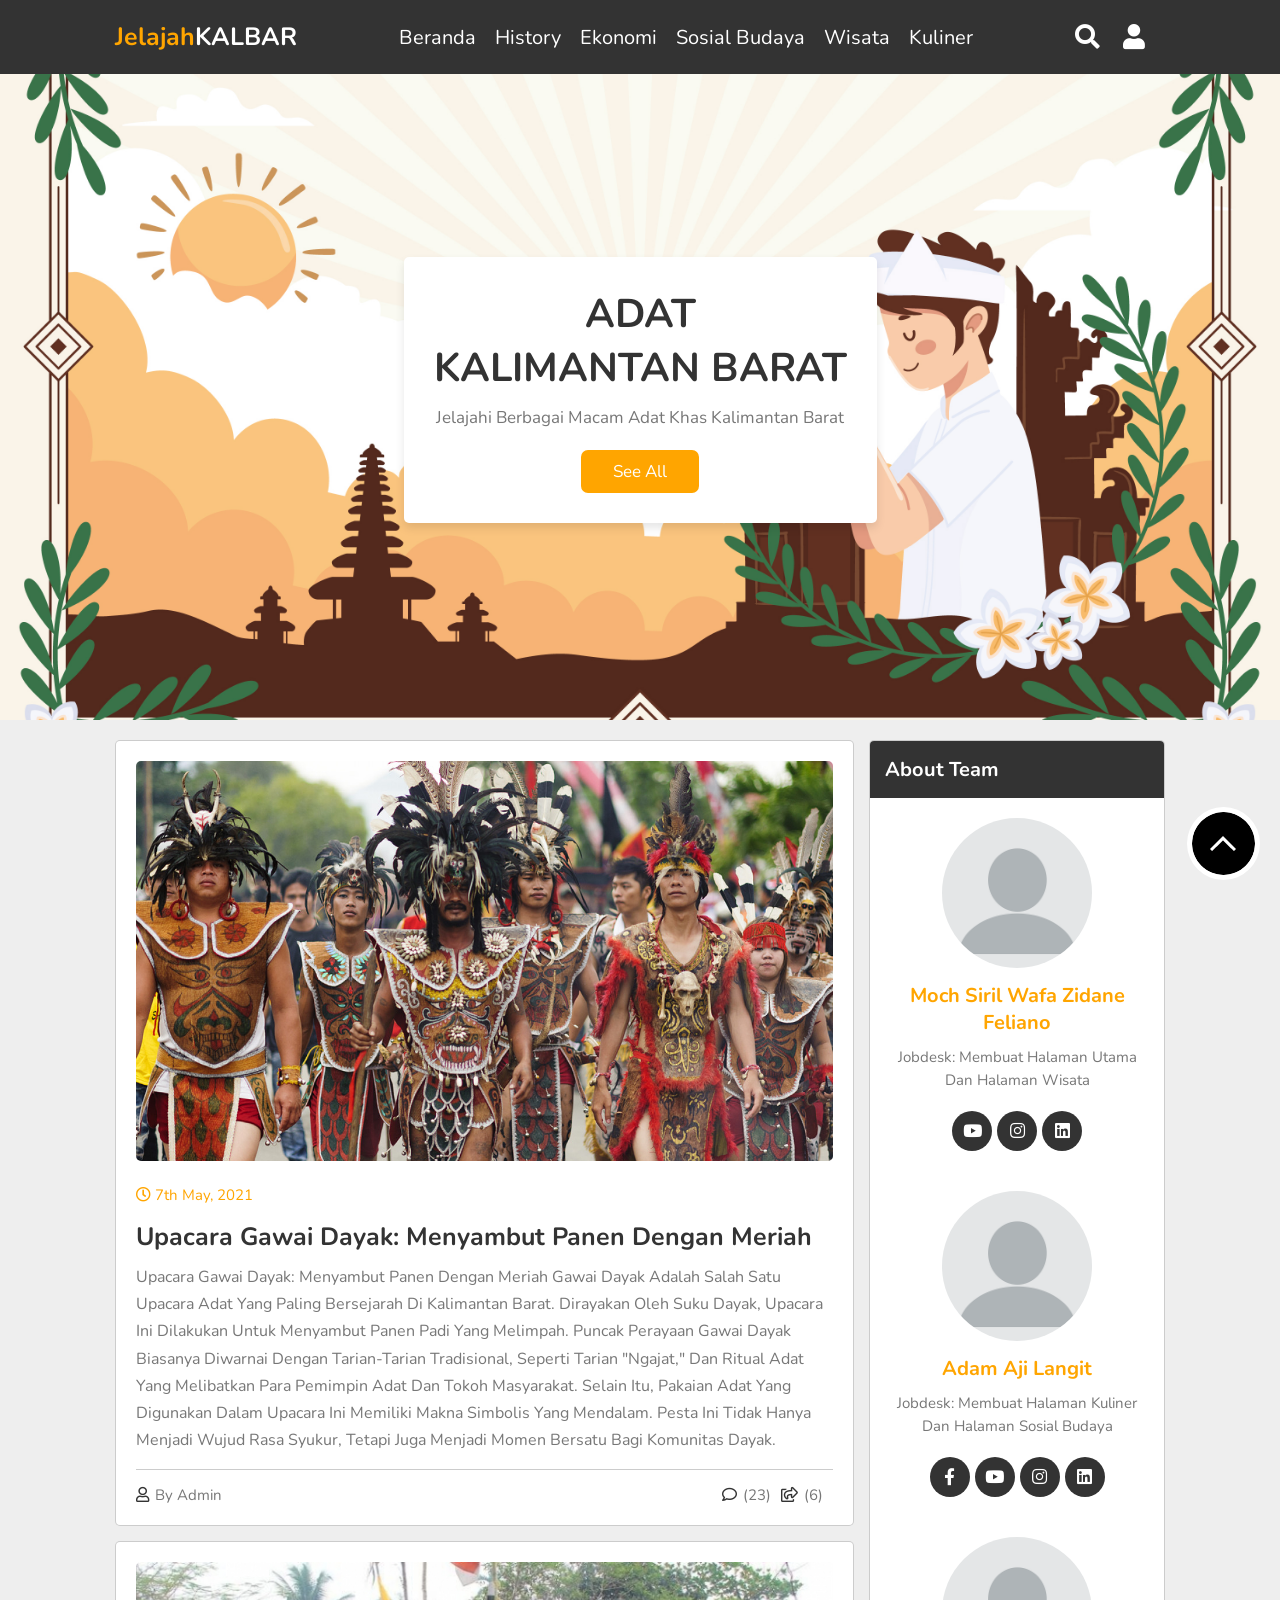
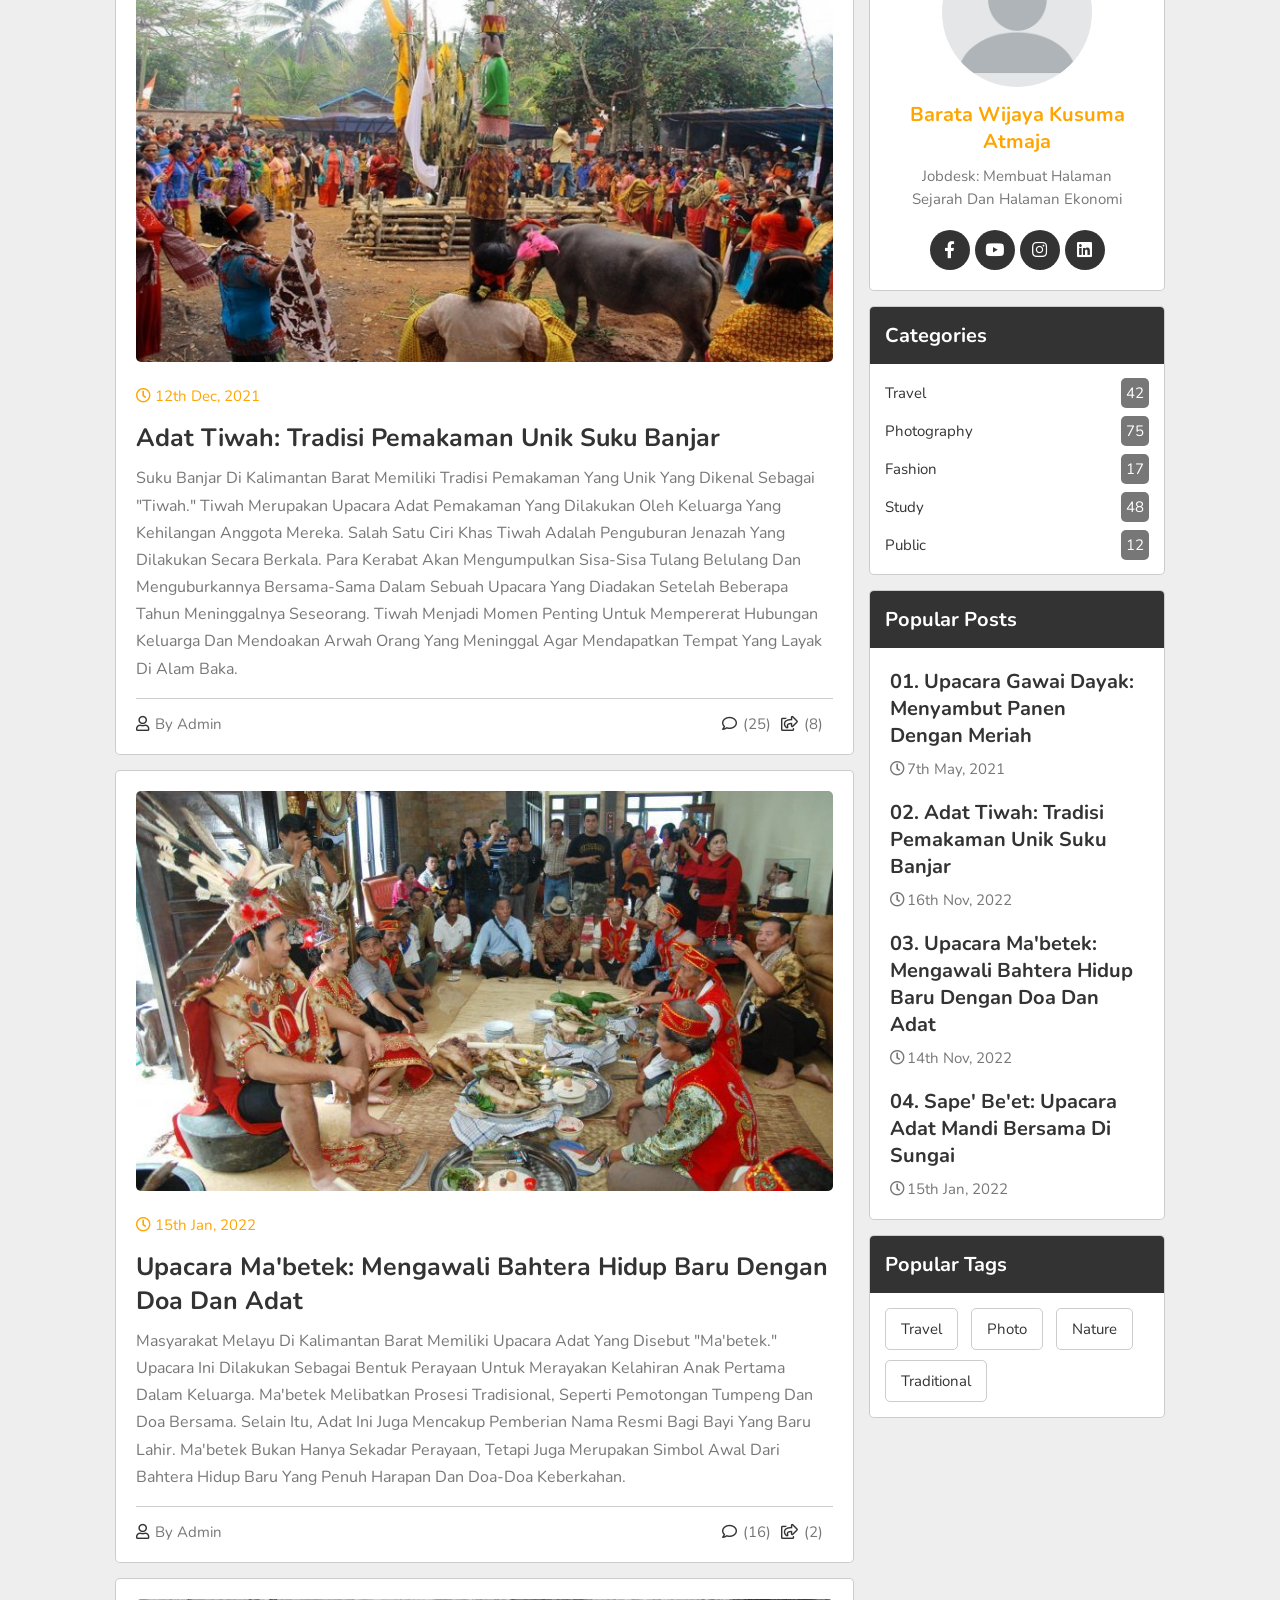
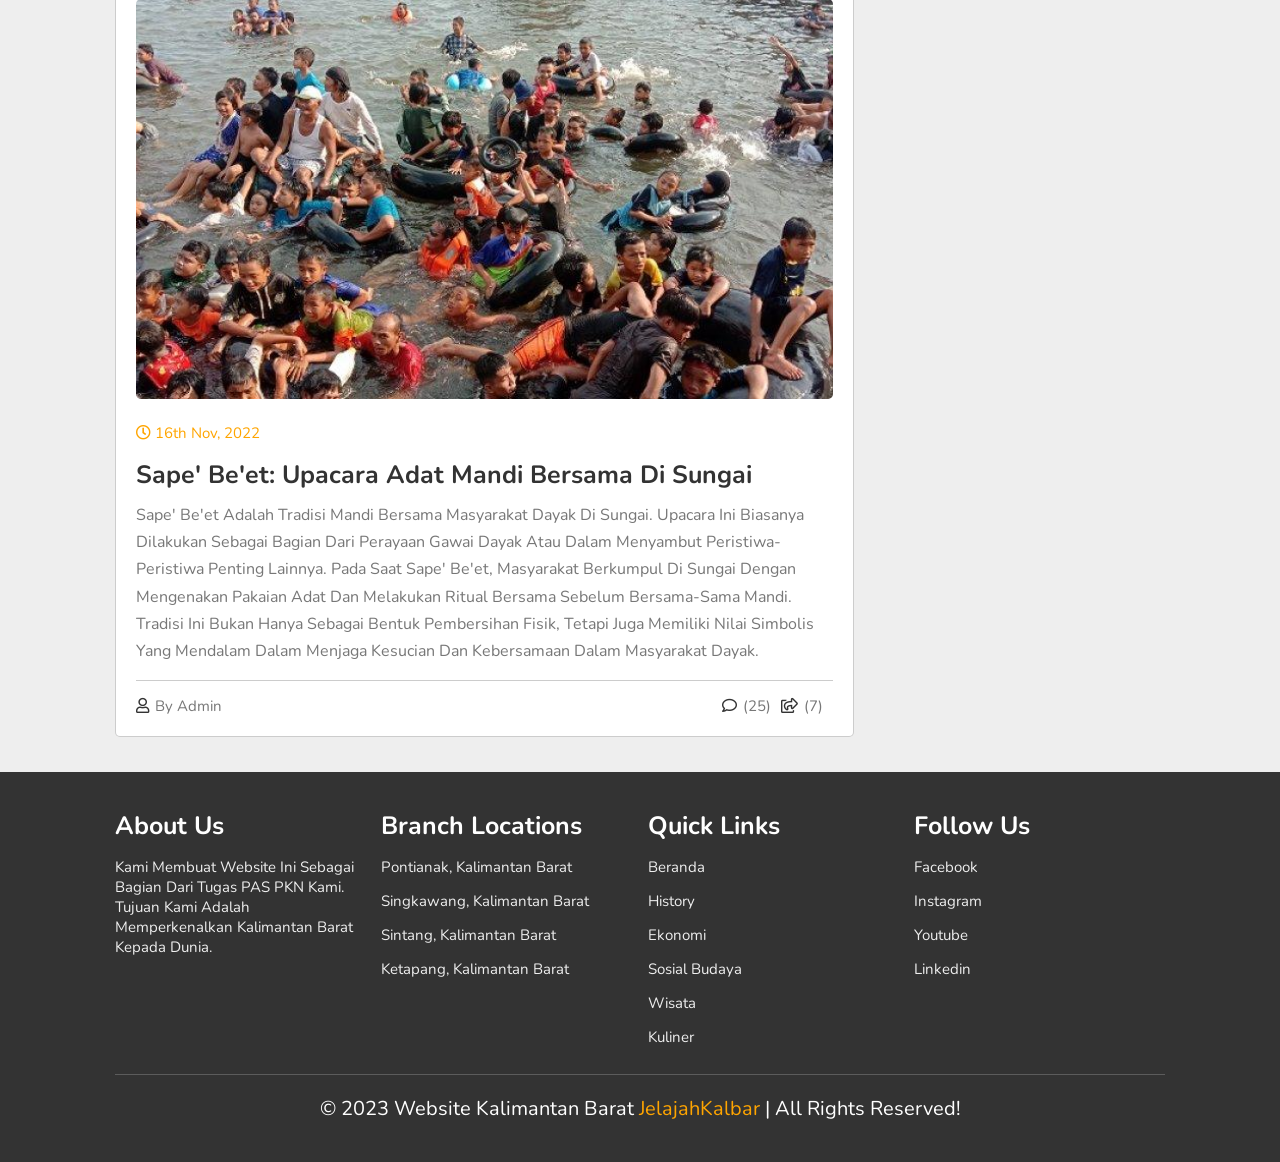
<file: sosial/adat/adat.html>
<!DOCTYPE html>
<html lang="en">

<head>
    <meta charset="UTF-8">
    <meta http-equiv="X-UA-Compatible" content="IE=edge">
    <meta name="viewport" content="width=device-width, initial-scale=1.0">
    <title>Adat Kalimantan Barat</title>

    <link rel="stylesheet" href="https://cdn.jsdelivr.net/npm/swiper@9/swiper-bundle.min.css" />

    <!-- font awesome cdn link -->
    <link rel="stylesheet" href="https://cdnjs.cloudflare.com/ajax/libs/font-awesome/5.15.3/css/all.min.css">

    <!-- custom css file link -->
    <link rel="stylesheet" href="adat.css">

</head>

<body>

    <!-- header section starts -->

    <header>

        <div id="menu-bar" class="fas fa-bars"></div>

        <a href="#" class="logo"><span>Jelajah</span>Kalbar</a>

        <nav class="navbar">
            <a href="/index.html">Beranda</a>
            <a href="/history/history.html">History</a>
            <a href="/ekonomi/ekonomi.html">Ekonomi</a>
            <a href="/sosial/sosial.html">Sosial Budaya</a>
            <a href="/wisata/wisata.html">Wisata</a>
            <a href="/kuliner/kuliner.html">Kuliner</a>
        </nav>

        <div class="icons">
            <i class="fas fa-search" id="search-btn"></i>
            <i class="fas fa-user" id="login-btn"></i>
        </div>

        <form action="" class="search-bar-container">
            <input type="search" id="search-bar" placeholder="search here...">
            <label for="search-bar" class="fas fa-search"></label>
        </form>

    </header>

    <!-- header section ends -->

    <!-- login form container -->

    <div class="login-form-container">

        <i class="fas fa-times" id="form-close"></i>

        <form action="">
            <h3>login</h3>
            <input type="email" class="box" placeholder="enter your email">
            <input type="password" class="box" placeholder="enter your password">
            <input type="submit" value="login now" class="btn">
            <input type="checkbox" id="remember">
            <label for="remember">remember me</label>
            <p>forget password? <a href="../changesPass/changePass.html">click here</a></p>
            <p>don't have and account? <a href="../register/register.html">register now</a></p>
        </form>

    </div>

    <!-- banner section starts  -->

    <section class="banner" id="banner">

        <div class="content">
            <h3>Adat <br> Kalimantan barat</h3>
            <p>Jelajahi berbagai macam Adat khas Kalimantan Barat</p>
            <a href="#posts" class="btn">See All</a>
        </div>

    </section>

    <!-- banner section ends -->

    <!-- posts section starts  -->

    <section class="container" id="posts">

        <div class="posts-container">

            <div class="post" id="dawai">
                <img src="/images/dawai.jpg" alt="" class="image">
                <div class="date">
                    <i class="far fa-clock"></i>
                    <span>7th may, 2021</span>
                </div>
                <h3 class="title">Upacara Gawai Dayak: Menyambut Panen dengan Meriah</h3>
                <p class="text">
                    Upacara Gawai Dayak: Menyambut Panen dengan Meriah
                    Gawai Dayak adalah salah satu upacara adat yang paling bersejarah di Kalimantan Barat. Dirayakan
                    oleh suku Dayak, upacara ini dilakukan untuk menyambut panen padi yang melimpah. Puncak perayaan
                    Gawai Dayak biasanya diwarnai dengan tarian-tarian tradisional, seperti tarian "Ngajat," dan ritual
                    adat yang melibatkan para pemimpin adat dan tokoh masyarakat. Selain itu, pakaian adat yang
                    digunakan dalam upacara ini memiliki makna simbolis yang mendalam. Pesta ini tidak hanya menjadi
                    wujud rasa syukur, tetapi juga menjadi momen bersatu bagi komunitas Dayak.</p>
                <div class="links">
                    <a href="#" class="user">
                        <i class="far fa-user"></i>
                        <span>by admin</span>
                    </a>
                    <a href="#" class="icon">
                        <i class="far fa-comment"></i>
                        <span>(23)</span>
                    </a>
                    <a href="#" class="icon">
                        <i class="far fa-share-square"></i>
                        <span>(6)</span>
                    </a>
                </div>
            </div>

            <div class="post" id="tiwah">
                <img src="/images/tiwah.jpeg" alt="" class="image">
                <div class="date">
                    <i class="far fa-clock"></i>
                    <span>12th dec, 2021</span>
                </div>
                <h3 class="title">Adat Tiwah: Tradisi Pemakaman Unik Suku Banjar</h3>
                <p class="text">Suku Banjar di Kalimantan Barat memiliki tradisi pemakaman yang unik yang dikenal
                    sebagai "Tiwah." Tiwah merupakan upacara adat pemakaman yang dilakukan oleh keluarga yang kehilangan
                    anggota mereka. Salah satu ciri khas Tiwah adalah penguburan jenazah yang dilakukan secara berkala.
                    Para kerabat akan mengumpulkan sisa-sisa tulang belulang dan menguburkannya bersama-sama dalam
                    sebuah upacara yang diadakan setelah beberapa tahun meninggalnya seseorang. Tiwah menjadi momen
                    penting untuk mempererat hubungan keluarga dan mendoakan arwah orang yang meninggal agar mendapatkan
                    tempat yang layak di alam baka.</p>
                <div class="links">
                    <a href="#" class="user">
                        <i class="far fa-user"></i>
                        <span>by admin</span>
                    </a>
                    <a href="#" class="icon">
                        <i class="far fa-comment"></i>
                        <span>(25)</span>
                    </a>
                    <a href="#" class="icon">
                        <i class="far fa-share-square"></i>
                        <span>(8)</span>
                    </a>
                </div>
            </div>

            <div class="post" id="betek">
                <img src="/images/betek.jpg" alt="" class="image">
                <div class="date">
                    <i class="far fa-clock"></i>
                    <span>15th jan, 2022</span>
                </div>
                <h3 class="title">Upacara Ma'betek: Mengawali Bahtera Hidup Baru dengan Doa dan Adat</h3>
                <p class="text">Masyarakat Melayu di Kalimantan Barat memiliki upacara adat yang disebut "Ma'betek."
                    Upacara ini dilakukan sebagai bentuk perayaan untuk merayakan kelahiran anak pertama dalam keluarga.
                    Ma'betek melibatkan prosesi tradisional, seperti pemotongan tumpeng dan doa bersama. Selain itu,
                    adat ini juga mencakup pemberian nama resmi bagi bayi yang baru lahir. Ma'betek bukan hanya sekadar
                    perayaan, tetapi juga merupakan simbol awal dari bahtera hidup baru yang penuh harapan dan doa-doa
                    keberkahan.</p>
                <div class="links">
                    <a href="#" class="user">
                        <i class="far fa-user"></i>
                        <span>by admin</span>
                    </a>
                    <a href="#" class="icon">
                        <i class="far fa-comment"></i>
                        <span>(16)</span>
                    </a>
                    <a href="#" class="icon">
                        <i class="far fa-share-square"></i>
                        <span>(2)</span>
                    </a>
                </div>
            </div>

            <div class="post" id="sape">
                <img src="/images/sape.jpg" alt="" class="image">
                <div class="date">
                    <i class="far fa-clock"></i>
                    <span>16th nov, 2022</span>
                </div>
                <h3 class="title">Sape' Be'et: Upacara Adat Mandi Bersama di Sungai</h3>
                <p class="text">Sape' Be'et adalah tradisi mandi bersama masyarakat Dayak di sungai. Upacara ini
                    biasanya dilakukan sebagai bagian dari perayaan Gawai Dayak atau dalam menyambut peristiwa-peristiwa
                    penting lainnya. Pada saat Sape' Be'et, masyarakat berkumpul di sungai dengan mengenakan pakaian
                    adat dan melakukan ritual bersama sebelum bersama-sama mandi. Tradisi ini bukan hanya sebagai bentuk
                    pembersihan fisik, tetapi juga memiliki nilai simbolis yang mendalam dalam menjaga kesucian dan
                    kebersamaan dalam masyarakat Dayak.</p>
                <div class="links">
                    <a href="#" class="user">
                        <i class="far fa-user"></i>
                        <span>by admin</span>
                    </a>
                    <a href="#" class="icon">
                        <i class="far fa-comment"></i>
                        <span>(25)</span>
                    </a>
                    <a href="#" class="icon">
                        <i class="far fa-share-square"></i>
                        <span>(7)</span>
                    </a>
                </div>
            </div>

        </div>

        <div class="sidebar">

            <div class="box">
                <h3 class="title">about team</h3>
                <div class="about">
                    <img src="/images/user.png" alt="">
                    <h3>Moch Siril Wafa Zidane Feliano</h3>
                    <p>Jobdesk: Membuat Halaman Utama Dan Halaman Wisata</p>
                    <div class="follow">
                        <a href="https://www.youtube.com/@zidanefeliano4973/featured" class="fab fa-youtube"></a>
                        <a href="https://www.instagram.com/skypoo_zi/" class="fab fa-instagram"></a>
                        <a href="https://www.linkedin.com/in/moch-siril-wafa-zidane-feliano-784435292/"
                            class="fab fa-linkedin"></a>
                    </div>
                </div>
                <div class="about">
                    <img src="/images/user.png" alt="">
                    <h3>Adam Aji Langit</h3>
                    <p>jobdesk: membuat halaman kuliner dan halaman sosial budaya</p>
                    <div class="follow">
                        <a href="https://www.facebook.com/profile.php?id=100077401818825&mibextid=ZbWKwL"
                            class="fab fa-facebook-f"></a>
                        <a href="https://www.youtube.com/channel/UCA4DmQAvdTQBr5zIRK0ZVag" class="fab fa-youtube"></a>
                        <a href="https://www.instagram.com/zein_wx/" class="fab fa-instagram"></a>
                        <a href="https://www.linkedin.com/in/adam-aji-langit-817670267/" class="fab fa-linkedin"></a>
                    </div>
                </div>
                <div class="about">
                    <img src="/images/user.png" alt="">
                    <h3>Barata Wijaya Kusuma Atmaja</h3>
                    <p>jobdesk: membuat halaman sejarah dan halaman ekonomi</p>
                    <div class="follow">
                        <a href="#" class="fab fa-facebook-f"></a>
                        <a href="#" class="fab fa-youtube"></a>
                        <a href="#" class="fab fa-instagram"></a>
                        <a href="#" class="fab fa-linkedin"></a>
                    </div>
                </div>
            </div>

            <div class="box">
                <h3 class="title">categories</h3>
                <div class="category">
                    <a href="#"> travel <span>42</span></a>
                    <a href="#"> photography <span>75</span> </a>
                    <a href="#"> fashion <span>17</span> </a>
                    <a href="#"> study <span>48</span> </a>
                    <a href="#"> public <span>12</span> </a>
                </div>
            </div>

            <div class="box">
                <h3 class="title">popular posts</h3>
                <div class="p-post">
                    <a href="#posts">
                        <h3>01. Upacara Gawai Dayak: Menyambut Panen dengan Meriah</h3>
                        <span><i class="far fa-clock"></i>7th may, 2021</span>
                    </a>
                    <a href="#tiwah">
                        <h3>02. Adat Tiwah: Tradisi Pemakaman Unik Suku Banjar</h3>
                        <span><i class="far fa-clock"></i>16th nov, 2022</span>
                    </a>
                    <a href="#betek">
                        <h3>03. Upacara Ma'betek: Mengawali Bahtera Hidup Baru dengan Doa dan Adat</h3>
                        <span><i class="far fa-clock"></i>14th nov, 2022</span>
                    </a>
                    <a href="#sape">
                        <h3>04. Sape' Be'et: Upacara Adat Mandi Bersama di Sungai</h3>
                        <span><i class="far fa-clock"></i>15th jan, 2022</span>
                    </a>
                </div>
            </div>

            <div class="box">
                <h3 class="title">popular tags</h3>
                <div class="tags">
                    <a href="#">travel</a>
                    <a href="#">photo</a>
                    <a href="#">nature</a>
                    <a href="#">traditional</a>
                </div>
            </div>

        </div>

    </section>
    <img id="upArrow" src="/images/upArrow.jpg" alt="" srcset="" onclick="scrollToTop()">


    <!-- posts section ends -->

    <!-- footer section -->

    <section class="footer">

        <div class="box-container">

            <div class="box">
                <h3>about us</h3>
                <p>Kami membuat website ini sebagai bagian dari tugas PAS PKN kami. Tujuan kami adalah memperkenalkan
                    Kalimantan Barat kepada dunia.</p>
            </div>
            <div class="box">
                <h3>branch locations</h3>
                <a href="https://g.co/kgs/5ujXtQ">Pontianak, Kalimantan Barat</a>
                <a href="https://g.co/kgs/6sXgLm">Singkawang, Kalimantan Barat</a>
                <a href="https://g.co/kgs/wmR6Jt">Sintang, Kalimantan Barat</a>
                <a href="https://g.co/kgs/SFyyuP">Ketapang, Kalimantan Barat</a>
            </div>
            <div class="box">
                <h3>quick links</h3>
                <a href="../index.html">Beranda</a>
                <a href="../history/history.html">History</a>
                <a href="../ekonomi/ekonomi.html">Ekonomi</a>
                <a href="../sosial/sosial.html">Sosial Budaya</a>
                <a href="../wisata/wisata.html">Wisata</a>
                <a href="../kuliner/kuliner.html">Kuliner</a>
            </div>
            <div class="box">
                <h3>follow us</h3>
                <a href="https://www.facebook.com/Kalbar.Berkibar/">facebook</a>
                <a href="https://www.instagram.com/kalbar_info/">instagram</a>
                <a href="https://www.youtube.com/channel/UCpUcQKq-fUauRezqZTvrcJA">youtube</a>
                <a
                    href="https://www.linkedin.com/in/kalbaronline/?original_referer=https%3A%2F%2Fwww%2Egoogle%2Ecom%2F&originalSubdomain=id">linkedin</a>
            </div>

        </div>

        <h1 class="credit">&copy; 2023 Website Kalimantan Barat <span> JelajahKalbar </span> | all rights reserved!</h1>

    </section>

    <script src="https://cdn.jsdelivr.net/npm/swiper@9/swiper-bundle.min.js"></script>

    <!-- custom js file link -->
    <script src="/sosial/sosial.js"></script>

</body>

</html>
</file>
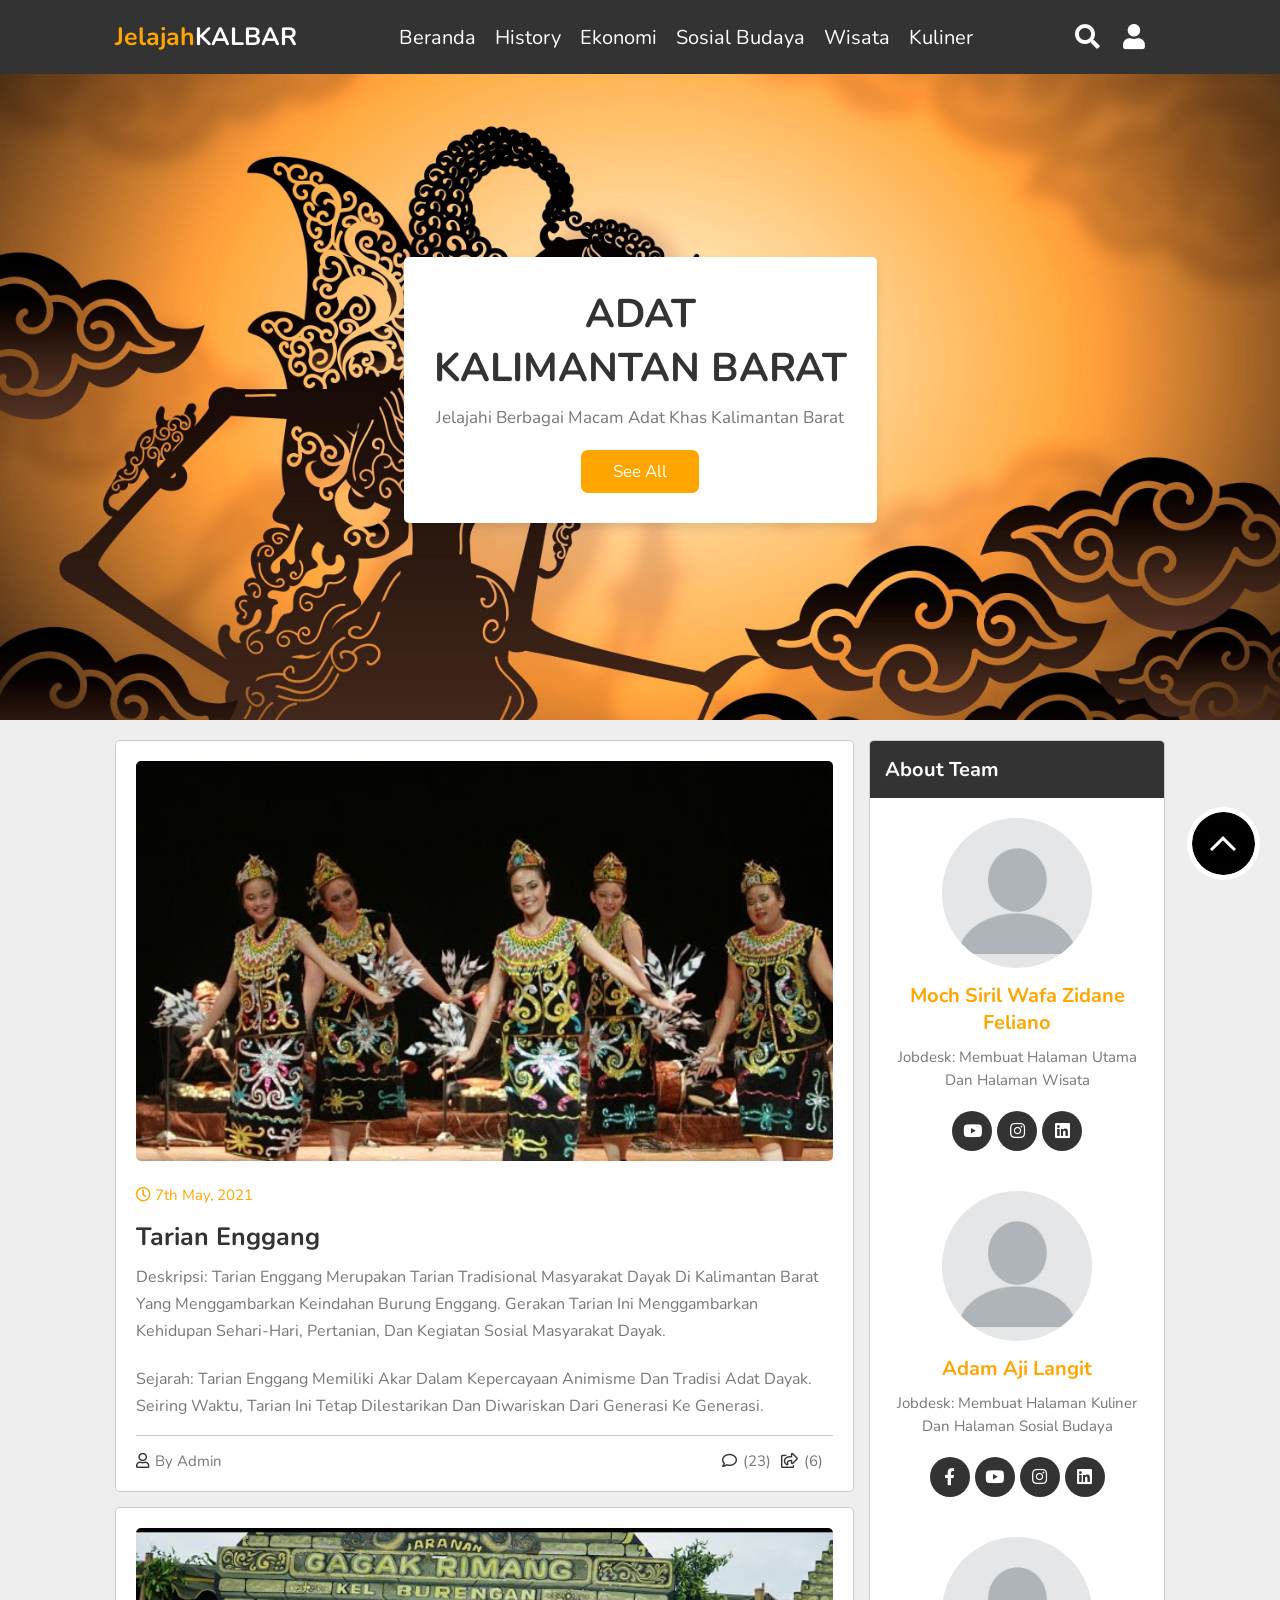
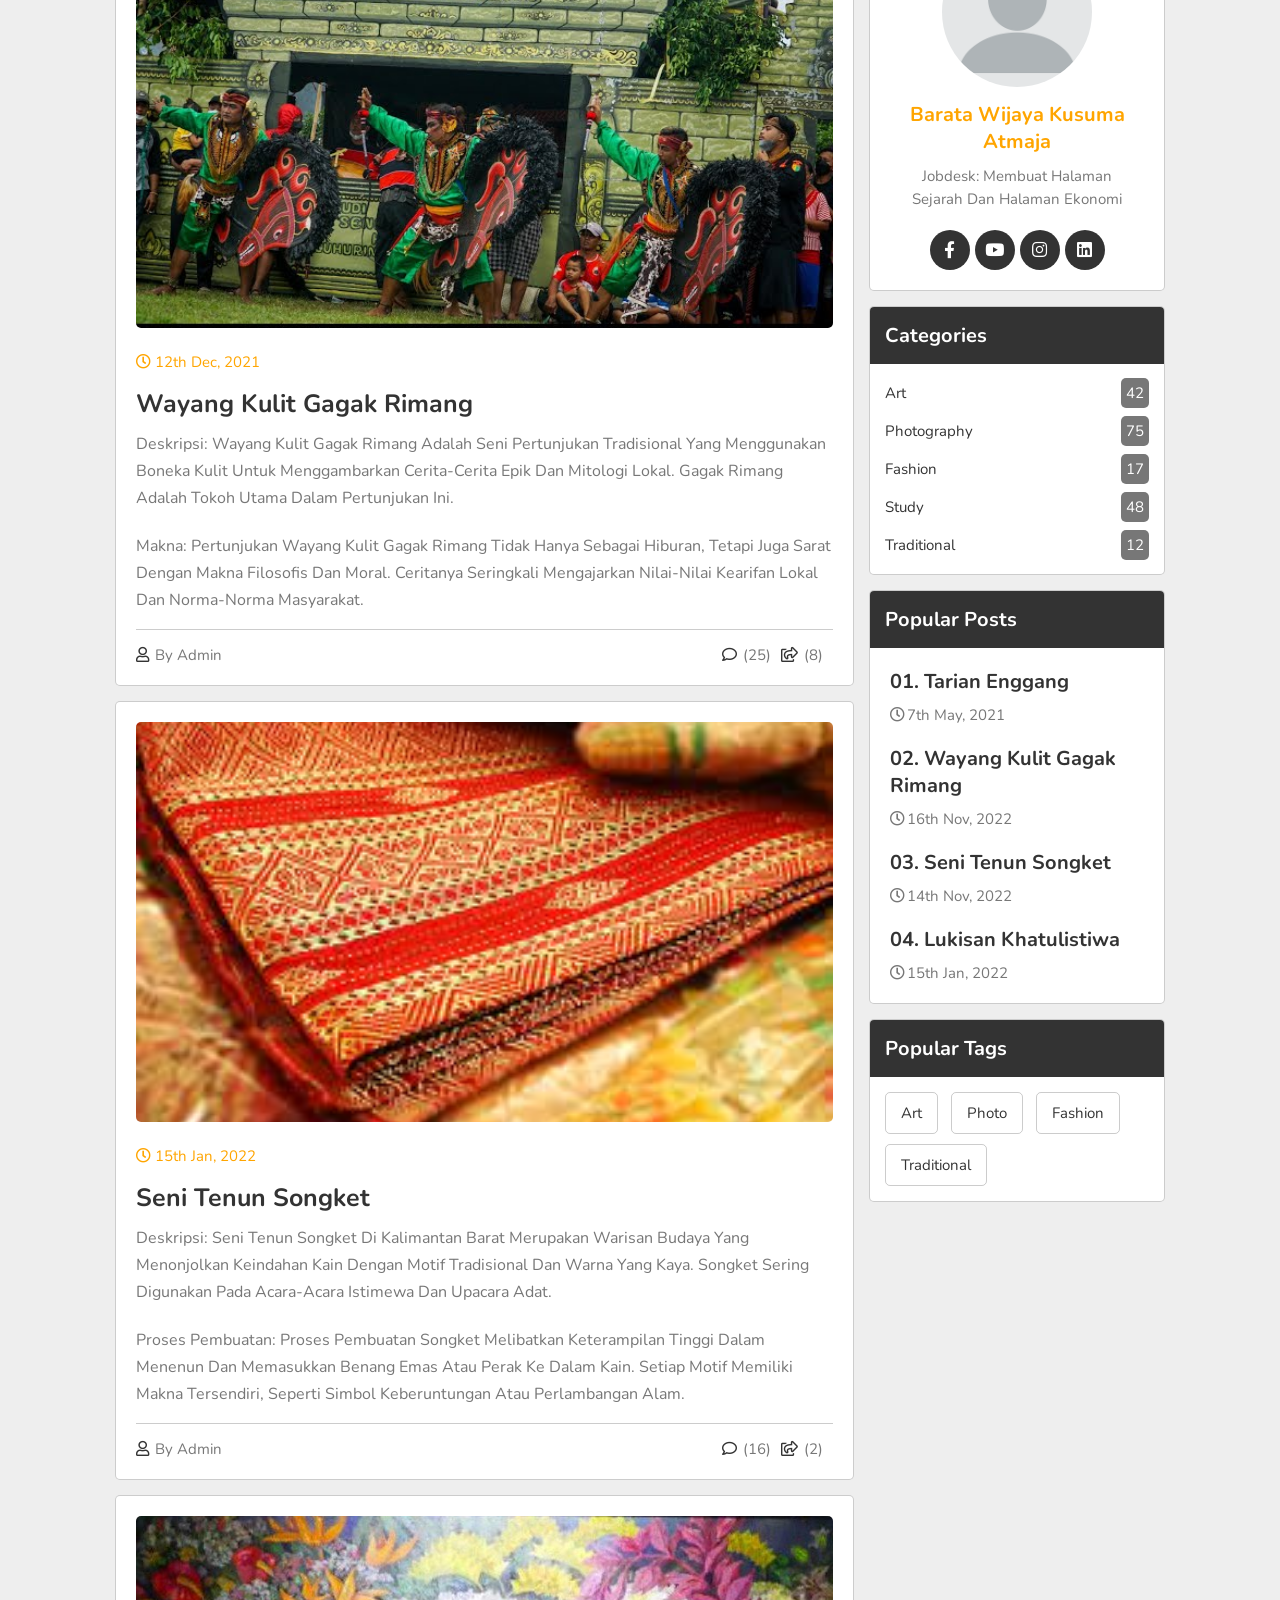
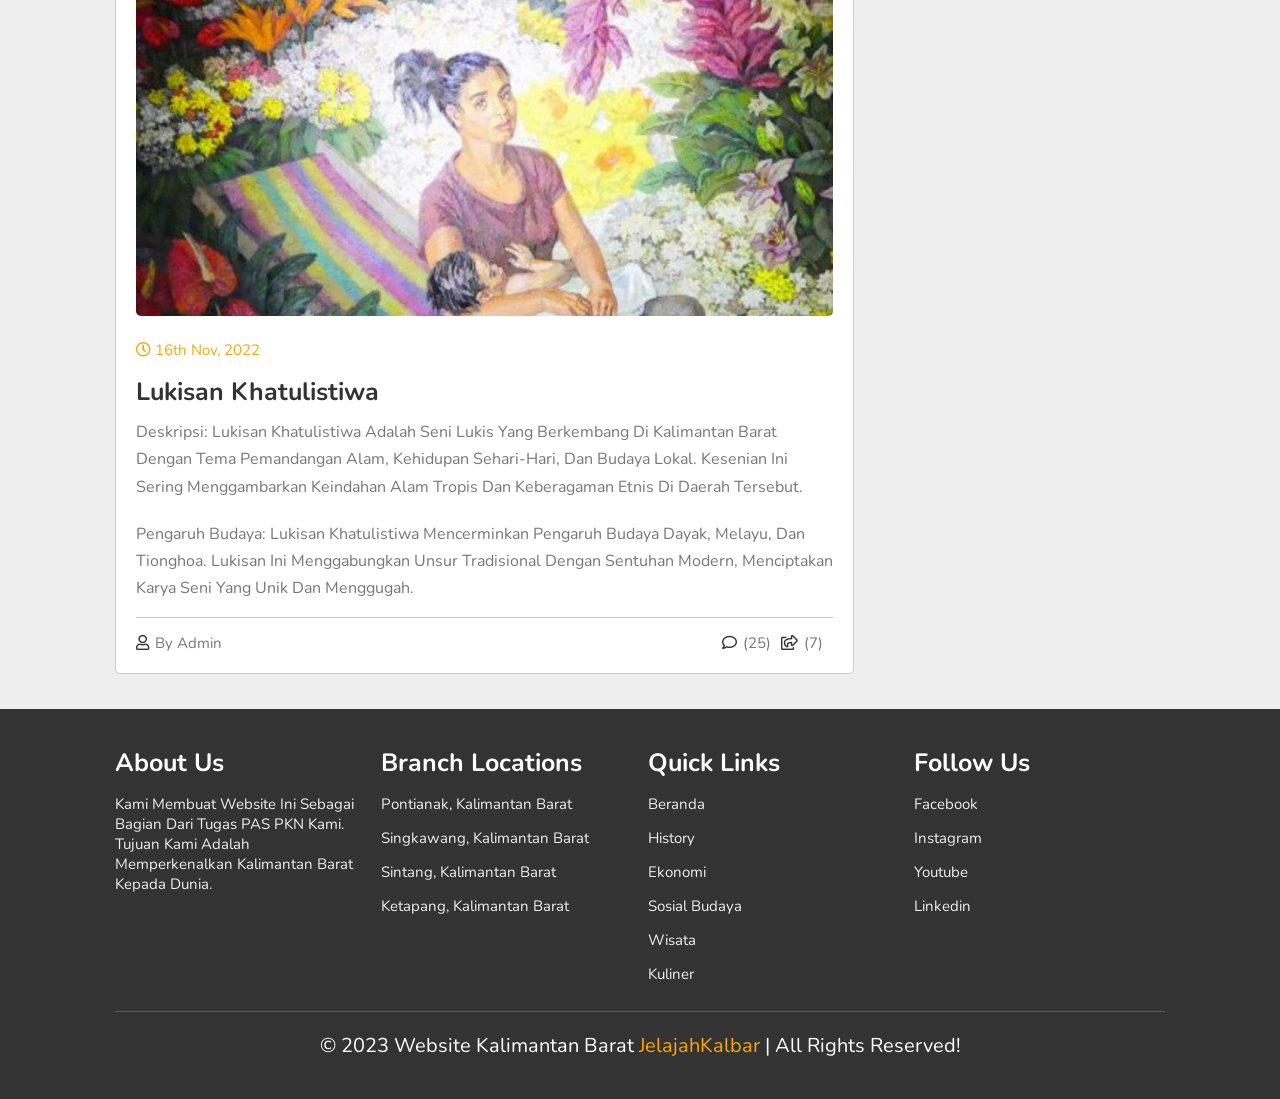
<file: sosial/kesenian/kesenian.html>
<!DOCTYPE html>
<html lang="en">

<head>
    <meta charset="UTF-8">
    <meta http-equiv="X-UA-Compatible" content="IE=edge">
    <meta name="viewport" content="width=device-width, initial-scale=1.0">
    <title>Adat Kalimantan Barat</title>

    <link rel="stylesheet" href="https://cdn.jsdelivr.net/npm/swiper@9/swiper-bundle.min.css" />

    <!-- font awesome cdn link -->
    <link rel="stylesheet" href="https://cdnjs.cloudflare.com/ajax/libs/font-awesome/5.15.3/css/all.min.css">

    <!-- custom css file link -->
    <link rel="stylesheet" href="kesenian.css">

</head>

<body>

    <!-- header section starts -->

    <header>

        <div id="menu-bar" class="fas fa-bars"></div>

        <a href="#" class="logo"><span>Jelajah</span>Kalbar</a>

        <nav class="navbar">
            <a href="/index.html">Beranda</a>
            <a href="/history/history.html">History</a>
            <a href="/ekonomi/ekonomi.html">Ekonomi</a>
            <a href="/sosial/sosial.html">Sosial Budaya</a>
            <a href="/wisata/wisata.html">Wisata</a>
            <a href="/kuliner/kuliner.html">Kuliner</a>
        </nav>

        <div class="icons">
            <i class="fas fa-search" id="search-btn"></i>
            <i class="fas fa-user" id="login-btn"></i>
        </div>

        <form action="" class="search-bar-container">
            <input type="search" id="search-bar" placeholder="search here...">
            <label for="search-bar" class="fas fa-search"></label>
        </form>

    </header>

    <!-- header section ends -->

    <!-- login form container -->

    <div class="login-form-container">

        <i class="fas fa-times" id="form-close"></i>

        <form action="">
            <h3>login</h3>
            <input type="email" class="box" placeholder="enter your email">
            <input type="password" class="box" placeholder="enter your password">
            <input type="submit" value="login now" class="btn">
            <input type="checkbox" id="remember">
            <label for="remember">remember me</label>
            <p>forget password? <a href="../changesPass/changePass.html">click here</a></p>
            <p>don't have and account? <a href="../register/register.html">register now</a></p>
        </form>

    </div>

    <!-- banner section starts  -->

    <section class="banner" id="banner">

        <div class="content">
            <h3>Adat <br> Kalimantan barat</h3>
            <p>Jelajahi berbagai macam Adat khas Kalimantan Barat</p>
            <a href="#posts" class="btn">See All</a>
        </div>

    </section>

    <!-- banner section ends -->

    <!-- posts section starts  -->

    <section class="container" id="posts">

        <div class="posts-container">

            <div class="post" id="enggang">
                <img src="/images/Enggang.jpg" alt="" class="image">
                <div class="date">
                    <i class="far fa-clock"></i>
                    <span>7th may, 2021</span>
                </div>
                <h3 class="title">Tarian Enggang</h3>
                <p class="text">
                    Deskripsi:
                    Tarian Enggang merupakan tarian tradisional masyarakat Dayak di Kalimantan Barat yang menggambarkan
                    keindahan burung enggang. Gerakan tarian ini menggambarkan kehidupan sehari-hari, pertanian, dan
                    kegiatan sosial masyarakat Dayak.</p>
                <p class="text">
                    Sejarah:
                    Tarian Enggang memiliki akar dalam kepercayaan animisme dan tradisi adat Dayak. Seiring waktu,
                    tarian ini tetap dilestarikan dan diwariskan dari generasi ke generasi.</p>
                <div class="links">
                    <a href="#" class="user">
                        <i class="far fa-user"></i>
                        <span>by admin</span>
                    </a>
                    <a href="#" class="icon">
                        <i class="far fa-comment"></i>
                        <span>(23)</span>
                    </a>
                    <a href="#" class="icon">
                        <i class="far fa-share-square"></i>
                        <span>(6)</span>
                    </a>
                </div>
            </div>

            <div class="post" id="wayang">
                <img src="/images/wayang.jpg" alt="" class="image">
                <div class="date">
                    <i class="far fa-clock"></i>
                    <span>12th dec, 2021</span>
                </div>
                <h3 class="title">Wayang Kulit Gagak Rimang</h3>
                <p class="text">Deskripsi:
                    Wayang Kulit Gagak Rimang adalah seni pertunjukan tradisional yang menggunakan boneka kulit untuk
                    menggambarkan cerita-cerita epik dan mitologi lokal. Gagak Rimang adalah tokoh utama dalam
                    pertunjukan ini.</p>
                <p class="text">Makna:
                    Pertunjukan Wayang Kulit Gagak Rimang tidak hanya sebagai hiburan, tetapi juga sarat dengan makna
                    filosofis dan moral. Ceritanya seringkali mengajarkan nilai-nilai kearifan lokal dan norma-norma
                    masyarakat.</p>
                <div class="links">
                    <a href="#" class="user">
                        <i class="far fa-user"></i>
                        <span>by admin</span>
                    </a>
                    <a href="#" class="icon">
                        <i class="far fa-comment"></i>
                        <span>(25)</span>
                    </a>
                    <a href="#" class="icon">
                        <i class="far fa-share-square"></i>
                        <span>(8)</span>
                    </a>
                </div>
            </div>

            <div class="post" id="tenun">
                <img src="/images/tenun.jpeg" alt="" class="image">
                <div class="date">
                    <i class="far fa-clock"></i>
                    <span>15th jan, 2022</span>
                </div>
                <h3 class="title">Seni Tenun Songket</h3>
                <p class="text">Deskripsi:
                    Seni tenun Songket di Kalimantan Barat merupakan warisan budaya yang menonjolkan keindahan kain
                    dengan motif tradisional dan warna yang kaya. Songket sering digunakan pada acara-acara istimewa dan
                    upacara adat.</p>
                <p class="text">Proses Pembuatan:
                    Proses pembuatan songket melibatkan keterampilan tinggi dalam menenun dan memasukkan benang emas
                    atau perak ke dalam kain. Setiap motif memiliki makna tersendiri, seperti simbol keberuntungan atau
                    perlambangan alam.</p>
                <div class="links">
                    <a href="#" class="user">
                        <i class="far fa-user"></i>
                        <span>by admin</span>
                    </a>
                    <a href="#" class="icon">
                        <i class="far fa-comment"></i>
                        <span>(16)</span>
                    </a>
                    <a href="#" class="icon">
                        <i class="far fa-share-square"></i>
                        <span>(2)</span>
                    </a>
                </div>
            </div>

            <div class="post" id="lukisan">
                <img src="/images/lukisan.jpg" alt="" class="image">
                <div class="date">
                    <i class="far fa-clock"></i>
                    <span>16th nov, 2022</span>
                </div>
                <h3 class="title">Lukisan Khatulistiwa</h3>
                <p class="text">Deskripsi:
                    Lukisan Khatulistiwa adalah seni lukis yang berkembang di Kalimantan Barat dengan tema pemandangan
                    alam, kehidupan sehari-hari, dan budaya lokal. Kesenian ini sering menggambarkan keindahan alam
                    tropis dan keberagaman etnis di daerah tersebut.</p>
                <p class="text">Pengaruh Budaya:
                    Lukisan Khatulistiwa mencerminkan pengaruh budaya Dayak, Melayu, dan Tionghoa. Lukisan ini
                    menggabungkan unsur tradisional dengan sentuhan modern, menciptakan karya seni yang unik dan
                    menggugah.</p>
                <div class="links">
                    <a href="#" class="user">
                        <i class="far fa-user"></i>
                        <span>by admin</span>
                    </a>
                    <a href="#" class="icon">
                        <i class="far fa-comment"></i>
                        <span>(25)</span>
                    </a>
                    <a href="#" class="icon">
                        <i class="far fa-share-square"></i>
                        <span>(7)</span>
                    </a>
                </div>
            </div>

        </div>

        <div class="sidebar">

            <div class="box">
                <h3 class="title">about team</h3>
                <div class="about">
                    <img src="/images/user.png" alt="">
                    <h3>Moch Siril Wafa Zidane Feliano</h3>
                    <p>Jobdesk: Membuat Halaman Utama Dan Halaman Wisata</p>
                    <div class="follow">
                        <a href="https://www.youtube.com/@zidanefeliano4973/featured" class="fab fa-youtube"></a>
                        <a href="https://www.instagram.com/skypoo_zi/" class="fab fa-instagram"></a>
                        <a href="https://www.linkedin.com/in/moch-siril-wafa-zidane-feliano-784435292/"
                            class="fab fa-linkedin"></a>
                    </div>
                </div>
                <div class="about">
                    <img src="/images/user.png" alt="">
                    <h3>Adam Aji Langit</h3>
                    <p>jobdesk: membuat halaman kuliner dan halaman sosial budaya</p>
                    <div class="follow">
                        <a href="https://www.facebook.com/profile.php?id=100077401818825&mibextid=ZbWKwL"
                            class="fab fa-facebook-f"></a>
                        <a href="https://www.youtube.com/channel/UCA4DmQAvdTQBr5zIRK0ZVag" class="fab fa-youtube"></a>
                        <a href="https://www.instagram.com/zein_wx/" class="fab fa-instagram"></a>
                        <a href="https://www.linkedin.com/in/adam-aji-langit-817670267/" class="fab fa-linkedin"></a>
                    </div>
                </div>
                <div class="about">
                    <img src="/images/user.png" alt="">
                    <h3>Barata Wijaya Kusuma Atmaja</h3>
                    <p>jobdesk: membuat halaman sejarah dan halaman ekonomi</p>
                    <div class="follow">
                        <a href="#" class="fab fa-facebook-f"></a>
                        <a href="#" class="fab fa-youtube"></a>
                        <a href="#" class="fab fa-instagram"></a>
                        <a href="#" class="fab fa-linkedin"></a>
                    </div>
                </div>
            </div>

            <div class="box">
                <h3 class="title">categories</h3>
                <div class="category">
                    <a href="#"> art <span>42</span></a>
                    <a href="#"> photography <span>75</span> </a>
                    <a href="#"> fashion <span>17</span> </a>
                    <a href="#"> study <span>48</span> </a>
                    <a href="#"> traditional <span>12</span> </a>
                </div>
            </div>

            <div class="box">
                <h3 class="title">popular posts</h3>
                <div class="p-post">
                    <a href="#posts">
                        <h3>01. Tarian Enggang</h3>
                        <span><i class="far fa-clock"></i>7th may, 2021</span>
                    </a>
                    <a href="#wayang">
                        <h3>02. Wayang Kulit Gagak Rimang</h3>
                        <span><i class="far fa-clock"></i>16th nov, 2022</span>
                    </a>
                    <a href="#tenun">
                        <h3>03. Seni Tenun Songket</h3>
                        <span><i class="far fa-clock"></i>14th nov, 2022</span>
                    </a>
                    <a href="#lukisan">
                        <h3>04. Lukisan Khatulistiwa</h3>
                        <span><i class="far fa-clock"></i>15th jan, 2022</span>
                    </a>
                </div>
            </div>

            <div class="box">
                <h3 class="title">popular tags</h3>
                <div class="tags">
                    <a href="#">art</a>
                    <a href="#">photo</a>
                    <a href="#">fashion</a>
                    <a href="#">traditional</a>
                </div>
            </div>

        </div>

    </section>
    <img id="upArrow" src="/images/upArrow.jpg" alt="" srcset="" onclick="scrollToTop()">


    <!-- posts section ends -->

    <!-- footer section -->

    <section class="footer">

        <div class="box-container">

            <div class="box">
                <h3>about us</h3>
                <p>Kami membuat website ini sebagai bagian dari tugas PAS PKN kami. Tujuan kami adalah memperkenalkan
                    Kalimantan Barat kepada dunia.</p>
            </div>
            <div class="box">
                <h3>branch locations</h3>
                <a href="https://g.co/kgs/5ujXtQ">Pontianak, Kalimantan Barat</a>
                <a href="https://g.co/kgs/6sXgLm">Singkawang, Kalimantan Barat</a>
                <a href="https://g.co/kgs/wmR6Jt">Sintang, Kalimantan Barat</a>
                <a href="https://g.co/kgs/SFyyuP">Ketapang, Kalimantan Barat</a>
            </div>
            <div class="box">
                <h3>quick links</h3>
                <a href="../index.html">Beranda</a>
                <a href="../history/history.html">History</a>
                <a href="../ekonomi/ekonomi.html">Ekonomi</a>
                <a href="../sosial/sosial.html">Sosial Budaya</a>
                <a href="../wisata/wisata.html">Wisata</a>
                <a href="../kuliner/kuliner.html">Kuliner</a>
            </div>
            <div class="box">
                <h3>follow us</h3>
                <a href="https://www.facebook.com/Kalbar.Berkibar/">facebook</a>
                <a href="https://www.instagram.com/kalbar_info/">instagram</a>
                <a href="https://www.youtube.com/channel/UCpUcQKq-fUauRezqZTvrcJA">youtube</a>
                <a
                    href="https://www.linkedin.com/in/kalbaronline/?original_referer=https%3A%2F%2Fwww%2Egoogle%2Ecom%2F&originalSubdomain=id">linkedin</a>
            </div>

        </div>

        <h1 class="credit">&copy; 2023 Website Kalimantan Barat <span> JelajahKalbar </span> | all rights reserved!</h1>

    </section>

    <script src="https://cdn.jsdelivr.net/npm/swiper@9/swiper-bundle.min.js"></script>

    <!-- custom js file link -->
    <script src="/sosial/sosial.js"></script>

</body>

</html>
</file>
<file: ekonomi/ekonomi.css>
@import url('https://fonts.googleapis.com/css2?family=Nunito:wght@200;300;400;600;700&display=swap');

:root {
    --orange: #ffa500;
    --black: #333;
    --light-color: #777;
    --border: .1rem solid rgba(0, 0, 0, .2);
    --box-shadow: 0 .5rem 1rem rgba(0, 0, 0, .1);
}

* {
    font-family: 'Nunito', sans-serif;
    margin: 0;
    padding: 0;
    box-sizing: border-box;
    text-transform: capitalize;
    outline: none;
    border: none;
    text-decoration: none;
    transition: all .2s linear;
}

*::selection {
    background: var(--orange);
    color: #fff;
}

html {
    font-size: 62.5%;
    overflow-x: hidden;
    scroll-padding-top: 6rem;
    scroll-behavior: smooth;
}

section {
    padding: 2rem 9%;
}

.heading {
    text-align: center;
    padding: 2.5rem 0;
}

.heading span {
    font-size: 3.5rem;
    background: rgba(255, 165, 0, .2);
    color: var(--orange);
    border-radius: .5rem;
    padding: .2rem 1rem;
}

.heading span.space {
    background: none;
}

.btn {
    display: inline-block;
    margin-top: 1rem;
    background: var(--orange);
    color: #fff;
    padding: .8rem 3rem;
    border: .2rem solid var(--orange);
    cursor: pointer;
    font-size: 1.7rem;
    border-radius: 7px;
}

.btn:hover {
    background: rgba(255, 165, 0, .2);
    color: var(--orange);
}

header {
    position: fixed;
    top: 0;
    left: 0;
    right: 0;
    background: #333;
    z-index: 1000;
    display: flex;
    align-items: center;
    justify-content: space-between;
    padding: 2rem 9%;
}

header .logo {
    font-size: 2.5rem;
    font-weight: bolder;
    color: #fff;
    text-transform: uppercase;
}

header .logo span {
    color: var(--orange);
}

header .navbar a {
    color: #fff;
    font-size: 2rem;
    margin: 0 .8rem;
}

header .navbar a:hover {
    color: var(--orange);
}

header .icons i {
    font-size: 2.5rem;
    color: #fff;
    cursor: pointer;
    margin-right: 2rem;
}

header .icons i:hover {
    color: var(--orange);
}

header .search-bar-container {
    position: absolute;
    top: 100%;
    left: 0;
    right: 0;
    padding: 1.5rem 2rem;
    background: #333;
    border-top: .1rem solid rgba(255, 255, 255, .2);
    display: flex;
    align-items: center;
    z-index: 1001;
    clip-path: polygon(0 0, 100% 0, 100% 0, 0 0);
}

header .search-bar-container.active {
    clip-path: polygon(0 0, 100% 0, 100% 100%, 0 100%);
}

header .search-bar-container #search-bar {
    width: 100%;
    padding: 1rem;
    text-transform: none;
    color: #333;
    font-size: 1.7rem;
    border-radius: .5rem;
}

header .search-bar-container label {
    color: #fff;
    cursor: pointer;
    font-size: 3rem;
    margin-left: 1.5rem;
}

header .search-bar-container label:hover {
    color: var(--orange);
}

.login-form-container {
    position: fixed;
    top: -120%;
    left: 0;
    z-index: 10000;
    min-height: 100vh;
    width: 100%;
    background: rgba(0, 0, 0, .7);
    display: flex;
    align-items: center;
    justify-content: center;
}

.login-form-container.active {
    top: 0;
}

.login-form-container form {
    margin: 2rem;
    padding: 1.5rem 2rem;
    border-radius: .5rem;
    background: #fff;
    width: 50rem;
}

.login-form-container form h3 {
    font-size: 3rem;
    color: #444;
    text-transform: uppercase;
    text-align: center;
    padding: 1rem 0;
}

.login-form-container form .box {
    width: 100%;
    padding: 1rem;
    font-size: 1.7rem;
    color: #333;
    margin: .6rem 0;
    border: .1rem solid rgba(0, 0, 0, .3);
    text-transform: none;
}

.login-form-container form .box:focus {
    border-color: var(--orange);
}

.login-form-container form #remember {
    margin: 2rem 0;
}

.login-form-container form label {
    font-size: 1.5rem;
}

.login-form-container form .btn {
    display: block;
    width: 100%;
}

.login-form-container form p {
    padding: .5rem 0;
    font-size: 1.5rem;
    color: #666;
}

.login-form-container form p a {
    color: var(--orange);
}

.login-form-container form p a:hover {
    color: #333;
    text-decoration: underline;
}

.login-form-container #form-close {
    position: absolute;
    top: 2rem;
    right: 3rem;
    font-size: 5rem;
    color: #fff;
    cursor: pointer;
}

#menu-bar {
    color: #fff;
    border: .1rem solid #fff;
    border-radius: .5rem;
    font-size: 3rem;
    padding: .5rem 1.2rem;
    cursor: pointer;
    display: none;
}

.content {
    margin-top: 100px;
    margin-bottom: 20px;
    margin-left: 20px;
    margin-right: 20px;
    padding: 20px;
    background-color: white;
    border-radius: 10px;
    box-shadow: 0 0 10px rgba(0, 0, 0, 0.1);
    line-height: 1.6;
}

article {
    margin-bottom: 20px;
}

h1 {
    text-align: center;
    font-size: 30px;
    color: #333;
}

h2, h3 {
    font-size: 24px;
    color: #333;
    margin-top: 20px;
}

p {
    line-height: 1.5;
    font-size: 18px;
    color: #555;
}

ul {
    font-size: 18px;
    list-style-type: disc;
    margin-left: 20px;
}

.sumber {
    margin-top: 20px;
    text-align: center;
}

.footer {
    background: #333;
}

.footer .box-container {
    display: flex;
    flex-wrap: wrap;
    gap: 1.5rem;
}

.footer .box-container .box {
    padding: 1rem 0;
    flex: 1 1 25rem;
}

.footer .box-container .box h3 {
    font-size: 2.5rem;
    padding: .7rem 0;
    color: #fff;
}

.footer .box-container .box p {
    font-size: 1.5rem;
    padding: .7rem 0;
    color: #eee;
}

.footer .box-container .box a {
    display: block;
    font-size: 1.5rem;
    padding: .7rem 0;
    color: #eee;
}

.footer .box-container .box a:hover {
    color: var(--orange);
    text-decoration: underline;
}

.footer .credit {
    text-align: center;
    padding: 2rem 1rem;
    margin-top: 1rem;
    font-size: 2rem;
    font-weight: normal;
    color: #fff;
    border-top: .1rem solid rgba(255, 255, 255, .2);
}

.footer .credit span {
    color: var(--orange);
}

/* media queries */

@media (max-width:1200px) {

    html {
        font-size: 55%;
    }

}

@media (max-width:991px) {

    html {
        font-size: 55%;
    }

    header {
        padding: 2rem;
    }

    section {
        padding: 2rem;
    }

    .container {
        grid-template-columns: 2fr 1fr;
    }

}

@media (max-width:768px) {

    #menu-bar {
        display: initial;
    }

    header .navbar {
        position: absolute;
        top: 100%;
        right: 0;
        left: 0;
        background: #333;
        border-top: .1rem solid rgba(255, 255, 255, .2);
        padding: 1rem 2rem;
        clip-path: polygon(0 0, 100% 0, 100% 0, 0 0);
    }

    header .navbar.active {
        clip-path: polygon(0 0, 100% 0, 100% 100%, 0 100%);
    }

    header .navbar a {
        display: block;
        border-radius: .5rem;
        padding: 1.5rem;
        margin: 1.5rem 0;
        background: #222;
    }

    .container {
        grid-template-columns: 1fr;
        gap: 0;
    }

    .container .posts-container .post .image {
        height: 30rem;
    }

    .footer {
        flex-flow: column;
    }

}

@media (max-width:450px) {

    html {
        font-size: 50%;
    }

}
</file>
<file: history/history.css>
/* style.css */

@import url('https://fonts.googleapis.com/css2?family=Nunito:wght@200;300;400;600;700&display=swap');

:root {
    --orange: #ffa500;
    --black: #333;
    --light-color: #777;
    --border: .1rem solid rgba(0, 0, 0, .2);
    --box-shadow: 0 .5rem 1rem rgba(0, 0, 0, .1);
}

* {
    font-family: 'Nunito', sans-serif;
    margin: 0;
    padding: 0;
    box-sizing: border-box;
    text-transform: capitalize;
    outline: none;
    border: none;
    text-decoration: none;
    transition: all .2s linear;
}

*::selection {
    background: var(--orange);
    color: #fff;
}

html {
    font-size: 62.5%;
    overflow-x: hidden;
    scroll-padding-top: 6rem;
    scroll-behavior: smooth;
}

section {
    padding: 2rem 9%;
}

.heading {
    text-align: center;
    padding: 2.5rem 0;
}

.heading span {
    font-size: 3.5rem;
    background: rgba(255, 165, 0, .2);
    color: var(--orange);
    border-radius: .5rem;
    padding: .2rem 1rem;
}

.heading span.space {
    background: none;
}

.btn {
    display: inline-block;
    margin-top: 1rem;
    background: var(--orange);
    color: #fff;
    padding: .8rem 3rem;
    border: .2rem solid var(--orange);
    cursor: pointer;
    font-size: 1.7rem;
    border-radius: 7px;
}

.btn:hover {
    background: rgba(255, 165, 0, .2);
    color: var(--orange);
}

header {
    position: fixed;
    top: 0;
    left: 0;
    right: 0;
    background: #333;
    z-index: 1000;
    display: flex;
    align-items: center;
    justify-content: space-between;
    padding: 2rem 9%;
}

header .logo {
    font-size: 2.5rem;
    font-weight: bolder;
    color: #fff;
    text-transform: uppercase;
}

header .logo span {
    color: var(--orange);
}

header .navbar a {
    color: #fff;
    font-size: 2rem;
    margin: 0 .8rem;
}

header .navbar a:hover {
    color: var(--orange);
}

header .icons i {
    font-size: 2.5rem;
    color: #fff;
    cursor: pointer;
    margin-right: 2rem;
}

header .icons i:hover {
    color: var(--orange);
}

header .search-bar-container {
    position: absolute;
    top: 100%;
    left: 0;
    right: 0;
    padding: 1.5rem 2rem;
    background: #333;
    border-top: .1rem solid rgba(255, 255, 255, .2);
    display: flex;
    align-items: center;
    z-index: 1001;
    clip-path: polygon(0 0, 100% 0, 100% 0, 0 0);
}

header .search-bar-container.active {
    clip-path: polygon(0 0, 100% 0, 100% 100%, 0 100%);
}

header .search-bar-container #search-bar {
    width: 100%;
    padding: 1rem;
    text-transform: none;
    color: #333;
    font-size: 1.7rem;
    border-radius: .5rem;
}

header .search-bar-container label {
    color: #fff;
    cursor: pointer;
    font-size: 3rem;
    margin-left: 1.5rem;
}

header .search-bar-container label:hover {
    color: var(--orange);
}

.login-form-container {
    position: fixed;
    top: -120%;
    left: 0;
    z-index: 10000;
    min-height: 100vh;
    width: 100%;
    background: rgba(0, 0, 0, .7);
    display: flex;
    align-items: center;
    justify-content: center;
}

.login-form-container.active {
    top: 0;
}

.login-form-container form {
    margin: 2rem;
    padding: 1.5rem 2rem;
    border-radius: .5rem;
    background: #fff;
    width: 50rem;
}

.login-form-container form h3 {
    font-size: 3rem;
    color: #444;
    text-transform: uppercase;
    text-align: center;
    padding: 1rem 0;
}

.login-form-container form .box {
    width: 100%;
    padding: 1rem;
    font-size: 1.7rem;
    color: #333;
    margin: .6rem 0;
    border: .1rem solid rgba(0, 0, 0, .3);
    text-transform: none;
}

.login-form-container form .box:focus {
    border-color: var(--orange);
}

.login-form-container form #remember {
    margin: 2rem 0;
}

.login-form-container form label {
    font-size: 1.5rem;
}

.login-form-container form .btn {
    display: block;
    width: 100%;
}

.login-form-container form p {
    padding: .5rem 0;
    font-size: 1.5rem;
    color: #666;
}

.login-form-container form p a {
    color: var(--orange);
}

.login-form-container form p a:hover {
    color: #333;
    text-decoration: underline;
}

.login-form-container #form-close {
    position: absolute;
    top: 2rem;
    right: 3rem;
    font-size: 5rem;
    color: #fff;
    cursor: pointer;
}

#menu-bar {
    color: #fff;
    border: .1rem solid #fff;
    border-radius: .5rem;
    font-size: 3rem;
    padding: .5rem 1.2rem;
    cursor: pointer;
    display: none;
}

main {
    margin-top: 100px;
    margin-bottom: 20px;
    margin-left: 20px;
    margin-right: 20px;
    padding: 20px;
    background-color: white;
    border-radius: 10px;
    box-shadow: 0 0 10px rgba(0, 0, 0, 0.1);
    line-height: 1.6;
}

main h1 {
    font-size: 30px;
    color: #333;
    text-align: center;
}


main h2 {
    font-size: 24px;
    color: #333;
    margin-top: 10px;
    margin-bottom: 10px;
}

main p {
    font-size: 18px;
    color: #555;
}

.footer {
    background: #333;
}

.footer .box-container {
    display: flex;
    flex-wrap: wrap;
    gap: 1.5rem;
}

.footer .box-container .box {
    padding: 1rem 0;
    flex: 1 1 25rem;
}

.footer .box-container .box h3 {
    font-size: 2.5rem;
    padding: .7rem 0;
    color: #fff;
}

.footer .box-container .box p {
    font-size: 1.5rem;
    padding: .7rem 0;
    color: #eee;
}

.footer .box-container .box a {
    display: block;
    font-size: 1.5rem;
    padding: .7rem 0;
    color: #eee;
}

.footer .box-container .box a:hover {
    color: var(--orange);
    text-decoration: underline;
}

.footer .credit {
    text-align: center;
    padding: 2rem 1rem;
    margin-top: 1rem;
    font-size: 2rem;
    font-weight: normal;
    color: #fff;
    border-top: .1rem solid rgba(255, 255, 255, .2);
}

.footer .credit span {
    color: var(--orange);
}

/* media queries */

@media (max-width:1200px) {

    html {
        font-size: 55%;
    }

}

@media (max-width:991px) {

    html {
        font-size: 55%;
    }

    header {
        padding: 2rem;
    }

    section {
        padding: 2rem;
    }

    .container {
        grid-template-columns: 2fr 1fr;
    }

}

@media (max-width:768px) {

    #menu-bar {
        display: initial;
    }

    header .navbar {
        position: absolute;
        top: 100%;
        right: 0;
        left: 0;
        background: #333;
        border-top: .1rem solid rgba(255, 255, 255, .2);
        padding: 1rem 2rem;
        clip-path: polygon(0 0, 100% 0, 100% 0, 0 0);
    }

    header .navbar.active {
        clip-path: polygon(0 0, 100% 0, 100% 100%, 0 100%);
    }

    header .navbar a {
        display: block;
        border-radius: .5rem;
        padding: 1.5rem;
        margin: 1.5rem 0;
        background: #222;
    }

    .container {
        grid-template-columns: 1fr;
        gap: 0;
    }

    .container .posts-container .post .image {
        height: 30rem;
    }

    .footer {
        flex-flow: column;
    }

}

@media (max-width:450px) {

    html {
        font-size: 50%;
    }

}
</file>
<file: wisata/wisata.css>
@import url('https://fonts.googleapis.com/css2?family=Nunito:wght@200;300;400;600;700&display=swap');

:root {
    --orange: #ffa500;
    --black: #333;
    --light-color: #777;
    --border: .1rem solid rgba(0, 0, 0, .2);
    --box-shadow: 0 .5rem 1rem rgba(0, 0, 0, .1);
}

* {
    font-family: 'Nunito', sans-serif;
    margin: 0;
    padding: 0;
    box-sizing: border-box;
    text-transform: capitalize;
    outline: none;
    border: none;
    text-decoration: none;
    transition: all .2s linear;
}

*::selection {
    background: var(--orange);
    color: #fff;
}

html {
    font-size: 62.5%;
    overflow-x: hidden;
    scroll-padding-top: 6rem;
    scroll-behavior: smooth;
}

section {
    padding: 2rem 9%;
}

.heading {
    text-align: center;
    padding: 2.5rem 0;
}

.heading span {
    font-size: 3.5rem;
    background: rgba(255, 165, 0, .2);
    color: var(--orange);
    border-radius: .5rem;
    padding: .2rem 1rem;
}

.heading span.space {
    background: none;
}

.btn {
    display: inline-block;
    margin-top: 1rem;
    background: var(--orange);
    color: #fff;
    padding: .8rem 3rem;
    border: .2rem solid var(--orange);
    cursor: pointer;
    font-size: 1.7rem;
    border-radius: 7px;
}

.btn:hover {
    background: rgba(255, 165, 0, .2);
    color: var(--orange);
}

header {
    position: fixed;
    top: 0;
    left: 0;
    right: 0;
    background: #333;
    z-index: 1000;
    display: flex;
    align-items: center;
    justify-content: space-between;
    padding: 2rem 9%;
}

header .logo {
    font-size: 2.5rem;
    font-weight: bolder;
    color: #fff;
    text-transform: uppercase;
}

header .logo span {
    color: var(--orange);
}

header .navbar a {
    color: #fff;
    font-size: 2rem;
    margin: 0 .8rem;
}

header .navbar a:hover {
    color: var(--orange);
}

header .icons i {
    font-size: 2.5rem;
    color: #fff;
    cursor: pointer;
    margin-right: 2rem;
}

header .icons i:hover {
    color: var(--orange);
}

header .search-bar-container {
    position: absolute;
    top: 100%;
    left: 0;
    right: 0;
    padding: 1.5rem 2rem;
    background: #333;
    border-top: .1rem solid rgba(255, 255, 255, .2);
    display: flex;
    align-items: center;
    z-index: 1001;
    clip-path: polygon(0 0, 100% 0, 100% 0, 0 0);
}

header .search-bar-container.active {
    clip-path: polygon(0 0, 100% 0, 100% 100%, 0 100%);
}

header .search-bar-container #search-bar {
    width: 100%;
    padding: 1rem;
    text-transform: none;
    color: #333;
    font-size: 1.7rem;
    border-radius: .5rem;
}

header .search-bar-container label {
    color: #fff;
    cursor: pointer;
    font-size: 3rem;
    margin-left: 1.5rem;
}

header .search-bar-container label:hover {
    color: var(--orange);
}

.login-form-container {
    position: fixed;
    top: -120%;
    left: 0;
    z-index: 10000;
    min-height: 100vh;
    width: 100%;
    background: rgba(0, 0, 0, .7);
    display: flex;
    align-items: center;
    justify-content: center;
}

.login-form-container.active {
    top: 0;
}

.login-form-container form {
    margin: 2rem;
    padding: 1.5rem 2rem;
    border-radius: .5rem;
    background: #fff;
    width: 50rem;
}

.login-form-container form h3 {
    font-size: 3rem;
    color: #444;
    text-transform: uppercase;
    text-align: center;
    padding: 1rem 0;
}

.login-form-container form .box {
    width: 100%;
    padding: 1rem;
    font-size: 1.7rem;
    color: #333;
    margin: .6rem 0;
    border: .1rem solid rgba(0, 0, 0, .3);
    text-transform: none;
}

.login-form-container form .box:focus {
    border-color: var(--orange);
}

.login-form-container form #remember {
    margin: 2rem 0;
}

.login-form-container form label {
    font-size: 1.5rem;
}

.login-form-container form .btn {
    display: block;
    width: 100%;
}

.login-form-container form p {
    padding: .5rem 0;
    font-size: 1.5rem;
    color: #666;
}

.login-form-container form p a {
    color: var(--orange);
}

.login-form-container form p a:hover {
    color: #333;
    text-decoration: underline;
}

.login-form-container #form-close {
    position: absolute;
    top: 2rem;
    right: 3rem;
    font-size: 5rem;
    color: #fff;
    cursor: pointer;
}

#menu-bar {
    color: #fff;
    border: .1rem solid #fff;
    border-radius: .5rem;
    font-size: 3rem;
    padding: .5rem 1.2rem;
    cursor: pointer;
    display: none;
}

.banner {
    min-height: 80vh;
    background: url(../images/banner.png) no-repeat;
    background-size: cover;
    background-position: center;
    display: grid;
    place-items: center;
    padding-top: 8rem;
}

.banner .content {
    text-align: center;
    background: #fff;
    border-radius: .5rem;
    box-shadow: var(--box-shadow);
    padding: 3rem;
    max-width: 50rem;
}

.banner .content h3 {
    font-size: 4rem;
    color: var(--black);
    text-transform: uppercase;
}

.banner .content p {
    font-size: 1.7rem;
    color: var(--light-color);
    padding: 1rem 0;
    line-height: 1.5;
}

.container {
    display: grid;
    grid-template-columns: 2.5fr 1fr;
    gap: 1.5rem;
    background: #eee;
}

.container .posts-container .post {
    width: 100%;
    padding: 2rem;
    background: #fff;
    border: var(--border);
    border-radius: .5rem;
    margin-bottom: 1.5rem;
}

.container .posts-container .post .image {
    height: 40rem;
    width: 100%;
    border-radius: .5rem;
    object-fit: cover;
}

.container .posts-container .post .date {
    padding-top: 2rem;
    font-size: 1.5rem;
    color: var(--orange);
}

.container .posts-container .post .title {
    padding-top: 1.5rem;
    font-size: 2.5rem;
    color: var(--black);
}

.container .posts-container .post .text {
    color: var(--light-color);
    font-size: 1.6rem;
    line-height: 1.7;
    padding: 1rem 0;
}

.container .posts-container .links {
    border-top: var(--border);
    margin-top: .5rem;
    padding-top: 1.5rem;
    display: flex;
    align-items: center;
}

.container .posts-container .links .user {
    margin-right: auto;
}

.container .posts-container .links .icon {
    padding-right: 1rem;
}

.container .posts-container .links a {
    font-size: 1.5rem;
    color: var(--light-color);
}

.container .posts-container .links a i {
    padding-right: .2rem;
    color: var(--black);
}

.container .posts-container .links a:hover {
    color: var(--orange);
}

.container .posts-container .links a:hover i {
    color: var(--orange);
}

.container .sidebar .box {
    border: var(--border);
    border-radius: .5rem;
    overflow: hidden;
    background: #fff;
    margin-bottom: 1.5rem;
}

.container .sidebar .box .title {
    padding: 1.5rem;
    font-size: 2rem;
    color: #fff;
    background: var(--black);
    text-transform: capitalize;
}

.container .sidebar .box .about {
    text-align: center;
    padding: 1rem 1.5rem;
}

.container .sidebar .box .about img {
    height: 15rem;
    width: 15rem;
    border-radius: 50%;
    object-fit: cover;
    margin: 1rem 0;
}

.container .sidebar .box .about h3 {
    color: var(--orange);
    font-size: 2rem;
}

.container .sidebar .box .about p {
    color: var(--light-color);
    font-size: 1.5rem;
    line-height: 1.5;
    padding: 1rem;
}

.container .sidebar .box .about .follow {
    padding: 1rem 0;
}

.container .sidebar .box .about .follow a {
    height: 4rem;
    line-height: 4rem;
    width: 4rem;
    border-radius: 50%;
    background: var(--black);
    color: #fff;
    font-size: 1.7rem;
    margin: 0 .1rem;
}

.container .sidebar .box .about .follow a:hover {
    background: var(--orange);
}

.container .sidebar .box .category {
    padding: 1rem 1.5rem;
}

.container .sidebar .box .category a {
    padding: .4rem 0;
    font-size: 1.5rem;
    color: var(--black);
    display: flex;
    align-items: center;
    justify-content: space-between;
}

.container .sidebar .box .category a span {
    background: var(--light-color);
    color: #fff;
    border-radius: .5rem;
    padding: .5rem;
}

.container .sidebar .box .category a:hover {
    color: var(--orange);
}

.container .sidebar .box .category a:hover span {
    background-color: var(--orange);
}

.container .sidebar .box .p-post {
    padding: 1rem 2rem;
}

.container .sidebar .box .p-post a {
    padding: 1rem 0;
    display: block;
}

.container .sidebar .box .p-post a h3 {
    color: var(--black);
    font-size: 2rem;
    padding-bottom: 1rem;
}

.container .sidebar .box .p-post a span {
    color: var(--light-color);
    font-size: 1.5rem;
}

.container .sidebar .box .p-post a span i {
    padding-right: .2rem;
}

.container .sidebar .box .p-post a:hover h3 {
    color: var(--orange);
}

.container .sidebar .box .tags {
    padding: 1rem;
}

.container .sidebar .box .tags a {
    display: inline-block;
    padding: 1rem 1.5rem;
    font-size: 1.5rem;
    color: var(--black);
    border-radius: .5rem;
    border: var(--border);
    margin: .5rem;
}

.container .sidebar .box .tags a:hover {
    background: var(--black);
    color: #fff;
}

.footer {
    background: #333;
}

.footer .box-container {
    display: flex;
    flex-wrap: wrap;
    gap: 1.5rem;
}

.footer .box-container .box {
    padding: 1rem 0;
    flex: 1 1 25rem;
}

.footer .box-container .box h3 {
    font-size: 2.5rem;
    padding: .7rem 0;
    color: #fff;
}

.footer .box-container .box p {
    font-size: 1.5rem;
    padding: .7rem 0;
    color: #eee;
}

.footer .box-container .box a {
    display: block;
    font-size: 1.5rem;
    padding: .7rem 0;
    color: #eee;
}

.footer .box-container .box a:hover {
    color: var(--orange);
    text-decoration: underline;
}

.footer .credit {
    text-align: center;
    padding: 2rem 1rem;
    margin-top: 1rem;
    font-size: 2rem;
    font-weight: normal;
    color: #fff;
    border-top: .1rem solid rgba(255, 255, 255, .2);
}

.footer .credit span {
    color: var(--orange);
}

/* media queries */

@media (max-width:1200px) {

    html {
        font-size: 55%;
    }

}

@media (max-width:991px) {

    html {
        font-size: 55%;
    }

    header {
        padding: 2rem;
    }

    section {
        padding: 2rem;
    }

    .container {
        grid-template-columns: 2fr 1fr;
    }

}

@media (max-width:768px) {

    #menu-bar {
        display: initial;
    }

    header .navbar {
        position: absolute;
        top: 100%;
        right: 0;
        left: 0;
        background: #333;
        border-top: .1rem solid rgba(255, 255, 255, .2);
        padding: 1rem 2rem;
        clip-path: polygon(0 0, 100% 0, 100% 0, 0 0);
    }

    header .navbar.active {
        clip-path: polygon(0 0, 100% 0, 100% 100%, 0 100%);
    }

    header .navbar a {
        display: block;
        border-radius: .5rem;
        padding: 1.5rem;
        margin: 1.5rem 0;
        background: #222;
    }

    .container {
        grid-template-columns: 1fr;
        gap: 0;
    }

    .container .posts-container .post .image {
        height: 30rem;
    }

    .footer {
        flex-flow: column;
    }

}

@media (max-width:450px) {

    html {
        font-size: 50%;
    }

}
</file>
<file: sosial/adat/adat.css>
@import url('https://fonts.googleapis.com/css2?family=Nunito:wght@200;300;400;600;700&display=swap');

:root {
    --orange: #ffa500;
    --black: #333;
    --light-color: #777;
    --border: .1rem solid rgba(0, 0, 0, .2);
    --box-shadow: 0 .5rem 1rem rgba(0, 0, 0, .1);
}

* {
    font-family: 'Nunito', sans-serif;
    margin: 0;
    padding: 0;
    box-sizing: border-box;
    text-transform: capitalize;
    outline: none;
    border: none;
    text-decoration: none;
    transition: all .2s linear;
}

*::selection {
    background: var(--orange);
    color: #fff;
}

html {
    font-size: 62.5%;
    overflow-x: hidden;
    scroll-padding-top: 6rem;
    scroll-behavior: smooth;
}

section {
    padding: 2rem 9%;
}

.heading {
    text-align: center;
    padding: 2.5rem 0;
}

.heading span {
    font-size: 3.5rem;
    background: rgba(255, 165, 0, .2);
    color: var(--orange);
    border-radius: .5rem;
    padding: .2rem 1rem;
}

.heading span.space {
    background: none;
}

.btn {
    display: inline-block;
    margin-top: 1rem;
    background: var(--orange);
    color: #fff;
    padding: .8rem 3rem;
    border: .2rem solid var(--orange);
    cursor: pointer;
    font-size: 1.7rem;
    border-radius: 7px;
}

.btn:hover {
    background: rgba(255, 165, 0, .2);
    color: var(--orange);
}

header {
    position: fixed;
    top: 0;
    left: 0;
    right: 0;
    background: #333;
    z-index: 1000;
    display: flex;
    align-items: center;
    justify-content: space-between;
    padding: 2rem 9%;
}

header .logo {
    font-size: 2.5rem;
    font-weight: bolder;
    color: #fff;
    text-transform: uppercase;
}

header .logo span {
    color: var(--orange);
}

header .navbar a {
    color: #fff;
    font-size: 2rem;
    margin: 0 .8rem;
}

header .navbar a:hover {
    color: var(--orange);
}

header .icons i {
    font-size: 2.5rem;
    color: #fff;
    cursor: pointer;
    margin-right: 2rem;
}

header .icons i:hover {
    color: var(--orange);
}

header .search-bar-container {
    position: absolute;
    top: 100%;
    left: 0;
    right: 0;
    padding: 1.5rem 2rem;
    background: #333;
    border-top: .1rem solid rgba(255, 255, 255, .2);
    display: flex;
    align-items: center;
    z-index: 1001;
    clip-path: polygon(0 0, 100% 0, 100% 0, 0 0);
}

header .search-bar-container.active {
    clip-path: polygon(0 0, 100% 0, 100% 100%, 0 100%);
}

header .search-bar-container #search-bar {
    width: 100%;
    padding: 1rem;
    text-transform: none;
    color: #333;
    font-size: 1.7rem;
    border-radius: .5rem;
}

header .search-bar-container label {
    color: #fff;
    cursor: pointer;
    font-size: 3rem;
    margin-left: 1.5rem;
}

header .search-bar-container label:hover {
    color: var(--orange);
}

.login-form-container {
    position: fixed;
    top: -120%;
    left: 0;
    z-index: 10000;
    min-height: 100vh;
    width: 100%;
    background: rgba(0, 0, 0, .7);
    display: flex;
    align-items: center;
    justify-content: center;
}

.login-form-container.active {
    top: 0;
}

.login-form-container form {
    margin: 2rem;
    padding: 1.5rem 2rem;
    border-radius: .5rem;
    background: #fff;
    width: 50rem;
}

.login-form-container form h3 {
    font-size: 3rem;
    color: #444;
    text-transform: uppercase;
    text-align: center;
    padding: 1rem 0;
}

.login-form-container form .box {
    width: 100%;
    padding: 1rem;
    font-size: 1.7rem;
    color: #333;
    margin: .6rem 0;
    border: .1rem solid rgba(0, 0, 0, .3);
    text-transform: none;
}

.login-form-container form .box:focus {
    border-color: var(--orange);
}

.login-form-container form #remember {
    margin: 2rem 0;
}

.login-form-container form label {
    font-size: 1.5rem;
}

.login-form-container form .btn {
    display: block;
    width: 100%;
}

.login-form-container form p {
    padding: .5rem 0;
    font-size: 1.5rem;
    color: #666;
}

.login-form-container form p a {
    color: var(--orange);
}

.login-form-container form p a:hover {
    color: #333;
    text-decoration: underline;
}

.login-form-container #form-close {
    position: absolute;
    top: 2rem;
    right: 3rem;
    font-size: 5rem;
    color: #fff;
    cursor: pointer;
}

#menu-bar {
    color: #fff;
    border: .1rem solid #fff;
    border-radius: .5rem;
    font-size: 3rem;
    padding: .5rem 1.2rem;
    cursor: pointer;
    display: none;
}

.banner {
    min-height: 80vh;
    background: url(/images/backgroundAdat.jpg) no-repeat;
    background-size: cover;
    background-position: center;
    display: grid;
    place-items: center;
    padding-top: 8rem;
}

.banner .content {
    text-align: center;
    background: #fff;
    border-radius: .5rem;
    box-shadow: var(--box-shadow);
    padding: 3rem;
    max-width: 50rem;
}

.banner .content h3 {
    font-size: 4rem;
    color: var(--black);
    text-transform: uppercase;
}

.banner .content p {
    font-size: 1.7rem;
    color: var(--light-color);
    padding: 1rem 0;
    line-height: 1.5;
}

.container {
    display: grid;
    grid-template-columns: 2.5fr 1fr;
    gap: 1.5rem;
    background: #eee;
}

.container .posts-container .post {
    width: 100%;
    padding: 2rem;
    background: #fff;
    border: var(--border);
    border-radius: .5rem;
    margin-bottom: 1.5rem;
}

.container .posts-container .post .image {
    height: 40rem;
    width: 100%;
    border-radius: .5rem;
    object-fit: cover;
}

.container .posts-container .post .date {
    padding-top: 2rem;
    font-size: 1.5rem;
    color: var(--orange);
}

.container .posts-container .post .title {
    padding-top: 1.5rem;
    font-size: 2.5rem;
    color: var(--black);
}

.container .posts-container .post .text {
    color: var(--light-color);
    font-size: 1.6rem;
    line-height: 1.7;
    padding: 1rem 0;
}

.container .posts-container .links {
    border-top: var(--border);
    margin-top: .5rem;
    padding-top: 1.5rem;
    display: flex;
    align-items: center;
}

.container .posts-container .stars i {
    margin-top: 9px;
    color: var(--orange);
    font-size: 1.7rem;
}

.container .posts-container .links .user {
    margin-right: auto;
}

.container .posts-container .links .icon {
    padding-right: 1rem;
}

.container .posts-container .links a {
    font-size: 1.5rem;
    color: var(--light-color);
}

.container .posts-container .links a i {
    padding-right: .2rem;
    color: var(--black);
}

.container .posts-container .links a:hover {
    color: var(--orange);
}

.container .posts-container .links a:hover i {
    color: var(--orange);
}

.container .sidebar .box {
    border: var(--border);
    border-radius: .5rem;
    overflow: hidden;
    background: #fff;
    margin-bottom: 1.5rem;
}

.container .sidebar .box .title {
    padding: 1.5rem;
    font-size: 2rem;
    color: #fff;
    background: var(--black);
    text-transform: capitalize;
}

.container .sidebar .box .about {
    text-align: center;
    padding: 1rem 1.5rem;
}

.container .sidebar .box .about img {
    height: 15rem;
    width: 15rem;
    border-radius: 50%;
    object-fit: cover;
    margin: 1rem 0;
}

.container .sidebar .box .about h3 {
    color: var(--orange);
    font-size: 2rem;
}

.container .sidebar .box .about p {
    color: var(--light-color);
    font-size: 1.5rem;
    line-height: 1.5;
    padding: 1rem;
}

.container .sidebar .box .about .follow {
    padding: 1rem 0;
}

.container .sidebar .box .about .follow a {
    height: 4rem;
    line-height: 4rem;
    width: 4rem;
    border-radius: 50%;
    background: var(--black);
    color: #fff;
    font-size: 1.7rem;
    margin: 0 .1rem;
}

.container .sidebar .box .about .follow a:hover {
    background: var(--orange);
}

.container .sidebar .box .category {
    padding: 1rem 1.5rem;
}

.container .sidebar .box .category a {
    padding: .4rem 0;
    font-size: 1.5rem;
    color: var(--black);
    display: flex;
    align-items: center;
    justify-content: space-between;
}

.container .sidebar .box .category a span {
    background: var(--light-color);
    color: #fff;
    border-radius: .5rem;
    padding: .5rem;
}

.container .sidebar .box .category a:hover {
    color: var(--orange);
}

.container .sidebar .box .category a:hover span {
    background-color: var(--orange);
}

.container .sidebar .box .p-post {
    padding: 1rem 2rem;
}

.container .sidebar .box .p-post a {
    padding: 1rem 0;
    display: block;
}

.container .sidebar .box .p-post a h3 {
    color: var(--black);
    font-size: 2rem;
    padding-bottom: 1rem;
}

.container .sidebar .box .p-post a span {
    color: var(--light-color);
    font-size: 1.5rem;
}

.container .sidebar .box .p-post a span i {
    padding-right: .2rem;
}

.container .sidebar .box .p-post a:hover h3 {
    color: var(--orange);
}

.container .sidebar .box .tags {
    padding: 1rem;
}

.container .sidebar .box .tags a {
    display: inline-block;
    padding: 1rem 1.5rem;
    font-size: 1.5rem;
    color: var(--black);
    border-radius: .5rem;
    border: var(--border);
    margin: .5rem;
}

.container .sidebar .box .tags a:hover {
    background: var(--black);
    color: #fff;
}


#upArrow {
    position: fixed;
    bottom: 20px;
    right: 20px;
    z-index: 99;
    background-color: #fff;
    border-radius: 50%;
    padding: 5px;
    cursor: pointer;
}


.footer {
    background: #333;
}

.footer .box-container {
    display: flex;
    flex-wrap: wrap;
    gap: 1.5rem;
}

.footer .box-container .box {
    padding: 1rem 0;
    flex: 1 1 25rem;
}

.footer .box-container .box h3 {
    font-size: 2.5rem;
    padding: .7rem 0;
    color: #fff;
}

.footer .box-container .box p {
    font-size: 1.5rem;
    padding: .7rem 0;
    color: #eee;
}

.footer .box-container .box a {
    display: block;
    font-size: 1.5rem;
    padding: .7rem 0;
    color: #eee;
}

.footer .box-container .box a:hover {
    color: var(--orange);
    text-decoration: underline;
}

.footer .credit {
    text-align: center;
    padding: 2rem 1rem;
    margin-top: 1rem;
    font-size: 2rem;
    font-weight: normal;
    color: #fff;
    border-top: .1rem solid rgba(255, 255, 255, .2);
}

.footer .credit span {
    color: var(--orange);
}

/* media queries */

@media (max-width:1200px) {

    html {
        font-size: 55%;
    }

}

@media (max-width:991px) {

    html {
        font-size: 55%;
    }

    header {
        padding: 2rem;
    }

    section {
        padding: 2rem;
    }

    .container {
        grid-template-columns: 2fr 1fr;
    }

}

@media (max-width:768px) {

    #menu-bar {
        display: initial;
    }

    header .navbar {
        position: absolute;
        top: 100%;
        right: 0;
        left: 0;
        background: #333;
        border-top: .1rem solid rgba(255, 255, 255, .2);
        padding: 1rem 2rem;
        clip-path: polygon(0 0, 100% 0, 100% 0, 0 0);
    }

    header .navbar.active {
        clip-path: polygon(0 0, 100% 0, 100% 100%, 0 100%);
    }

    header .navbar a {
        display: block;
        border-radius: .5rem;
        padding: 1.5rem;
        margin: 1.5rem 0;
        background: #222;
    }

    .container {
        grid-template-columns: 1fr;
        gap: 0;
    }

    .container .posts-container .post .image {
        height: 30rem;
    }

    .footer {
        flex-flow: column;
    }

}

@media (max-width:450px) {

    html {
        font-size: 50%;
    }

}
</file>
<file: sosial/kesenian/kesenian.css>
@import url('https://fonts.googleapis.com/css2?family=Nunito:wght@200;300;400;600;700&display=swap');

:root {
    --orange: #ffa500;
    --black: #333;
    --light-color: #777;
    --border: .1rem solid rgba(0, 0, 0, .2);
    --box-shadow: 0 .5rem 1rem rgba(0, 0, 0, .1);
}

* {
    font-family: 'Nunito', sans-serif;
    margin: 0;
    padding: 0;
    box-sizing: border-box;
    text-transform: capitalize;
    outline: none;
    border: none;
    text-decoration: none;
    transition: all .2s linear;
}

*::selection {
    background: var(--orange);
    color: #fff;
}

html {
    font-size: 62.5%;
    overflow-x: hidden;
    scroll-padding-top: 6rem;
    scroll-behavior: smooth;
}

section {
    padding: 2rem 9%;
}

.heading {
    text-align: center;
    padding: 2.5rem 0;
}

.heading span {
    font-size: 3.5rem;
    background: rgba(255, 165, 0, .2);
    color: var(--orange);
    border-radius: .5rem;
    padding: .2rem 1rem;
}

.heading span.space {
    background: none;
}

.btn {
    display: inline-block;
    margin-top: 1rem;
    background: var(--orange);
    color: #fff;
    padding: .8rem 3rem;
    border: .2rem solid var(--orange);
    cursor: pointer;
    font-size: 1.7rem;
    border-radius: 7px;
}

.btn:hover {
    background: rgba(255, 165, 0, .2);
    color: var(--orange);
}

header {
    position: fixed;
    top: 0;
    left: 0;
    right: 0;
    background: #333;
    z-index: 1000;
    display: flex;
    align-items: center;
    justify-content: space-between;
    padding: 2rem 9%;
}

header .logo {
    font-size: 2.5rem;
    font-weight: bolder;
    color: #fff;
    text-transform: uppercase;
}

header .logo span {
    color: var(--orange);
}

header .navbar a {
    color: #fff;
    font-size: 2rem;
    margin: 0 .8rem;
}

header .navbar a:hover {
    color: var(--orange);
}

header .icons i {
    font-size: 2.5rem;
    color: #fff;
    cursor: pointer;
    margin-right: 2rem;
}

header .icons i:hover {
    color: var(--orange);
}

header .search-bar-container {
    position: absolute;
    top: 100%;
    left: 0;
    right: 0;
    padding: 1.5rem 2rem;
    background: #333;
    border-top: .1rem solid rgba(255, 255, 255, .2);
    display: flex;
    align-items: center;
    z-index: 1001;
    clip-path: polygon(0 0, 100% 0, 100% 0, 0 0);
}

header .search-bar-container.active {
    clip-path: polygon(0 0, 100% 0, 100% 100%, 0 100%);
}

header .search-bar-container #search-bar {
    width: 100%;
    padding: 1rem;
    text-transform: none;
    color: #333;
    font-size: 1.7rem;
    border-radius: .5rem;
}

header .search-bar-container label {
    color: #fff;
    cursor: pointer;
    font-size: 3rem;
    margin-left: 1.5rem;
}

header .search-bar-container label:hover {
    color: var(--orange);
}

.login-form-container {
    position: fixed;
    top: -120%;
    left: 0;
    z-index: 10000;
    min-height: 100vh;
    width: 100%;
    background: rgba(0, 0, 0, .7);
    display: flex;
    align-items: center;
    justify-content: center;
}

.login-form-container.active {
    top: 0;
}

.login-form-container form {
    margin: 2rem;
    padding: 1.5rem 2rem;
    border-radius: .5rem;
    background: #fff;
    width: 50rem;
}

.login-form-container form h3 {
    font-size: 3rem;
    color: #444;
    text-transform: uppercase;
    text-align: center;
    padding: 1rem 0;
}

.login-form-container form .box {
    width: 100%;
    padding: 1rem;
    font-size: 1.7rem;
    color: #333;
    margin: .6rem 0;
    border: .1rem solid rgba(0, 0, 0, .3);
    text-transform: none;
}

.login-form-container form .box:focus {
    border-color: var(--orange);
}

.login-form-container form #remember {
    margin: 2rem 0;
}

.login-form-container form label {
    font-size: 1.5rem;
}

.login-form-container form .btn {
    display: block;
    width: 100%;
}

.login-form-container form p {
    padding: .5rem 0;
    font-size: 1.5rem;
    color: #666;
}

.login-form-container form p a {
    color: var(--orange);
}

.login-form-container form p a:hover {
    color: #333;
    text-decoration: underline;
}

.login-form-container #form-close {
    position: absolute;
    top: 2rem;
    right: 3rem;
    font-size: 5rem;
    color: #fff;
    cursor: pointer;
}

#menu-bar {
    color: #fff;
    border: .1rem solid #fff;
    border-radius: .5rem;
    font-size: 3rem;
    padding: .5rem 1.2rem;
    cursor: pointer;
    display: none;
}

.banner {
    min-height: 80vh;
    background: url(/images/backgroundkesenian.jpg) no-repeat;
    background-size: cover;
    background-position: center;
    display: grid;
    place-items: center;
    padding-top: 8rem;
}

.banner .content {
    text-align: center;
    background: #fff;
    border-radius: .5rem;
    box-shadow: var(--box-shadow);
    padding: 3rem;
    max-width: 50rem;
}

.banner .content h3 {
    font-size: 4rem;
    color: var(--black);
    text-transform: uppercase;
}

.banner .content p {
    font-size: 1.7rem;
    color: var(--light-color);
    padding: 1rem 0;
    line-height: 1.5;
}

.container {
    display: grid;
    grid-template-columns: 2.5fr 1fr;
    gap: 1.5rem;
    background: #eee;
}

.container .posts-container .post {
    width: 100%;
    padding: 2rem;
    background: #fff;
    border: var(--border);
    border-radius: .5rem;
    margin-bottom: 1.5rem;
}

.container .posts-container .post .image {
    height: 40rem;
    width: 100%;
    border-radius: .5rem;
    object-fit: cover;
}

.container .posts-container .post .date {
    padding-top: 2rem;
    font-size: 1.5rem;
    color: var(--orange);
}

.container .posts-container .post .title {
    padding-top: 1.5rem;
    font-size: 2.5rem;
    color: var(--black);
}

.container .posts-container .post .text {
    color: var(--light-color);
    font-size: 1.6rem;
    line-height: 1.7;
    padding: 1rem 0;
}

.container .posts-container .links {
    border-top: var(--border);
    margin-top: .5rem;
    padding-top: 1.5rem;
    display: flex;
    align-items: center;
}

.container .posts-container .stars i {
    margin-top: 9px;
    color: var(--orange);
    font-size: 1.7rem;
}

.container .posts-container .links .user {
    margin-right: auto;
}

.container .posts-container .links .icon {
    padding-right: 1rem;
}

.container .posts-container .links a {
    font-size: 1.5rem;
    color: var(--light-color);
}

.container .posts-container .links a i {
    padding-right: .2rem;
    color: var(--black);
}

.container .posts-container .links a:hover {
    color: var(--orange);
}

.container .posts-container .links a:hover i {
    color: var(--orange);
}

.container .sidebar .box {
    border: var(--border);
    border-radius: .5rem;
    overflow: hidden;
    background: #fff;
    margin-bottom: 1.5rem;
}

.container .sidebar .box .title {
    padding: 1.5rem;
    font-size: 2rem;
    color: #fff;
    background: var(--black);
    text-transform: capitalize;
}

.container .sidebar .box .about {
    text-align: center;
    padding: 1rem 1.5rem;
}

.container .sidebar .box .about img {
    height: 15rem;
    width: 15rem;
    border-radius: 50%;
    object-fit: cover;
    margin: 1rem 0;
}

.container .sidebar .box .about h3 {
    color: var(--orange);
    font-size: 2rem;
}

.container .sidebar .box .about p {
    color: var(--light-color);
    font-size: 1.5rem;
    line-height: 1.5;
    padding: 1rem;
}

.container .sidebar .box .about .follow {
    padding: 1rem 0;
}

.container .sidebar .box .about .follow a {
    height: 4rem;
    line-height: 4rem;
    width: 4rem;
    border-radius: 50%;
    background: var(--black);
    color: #fff;
    font-size: 1.7rem;
    margin: 0 .1rem;
}

.container .sidebar .box .about .follow a:hover {
    background: var(--orange);
}

.container .sidebar .box .category {
    padding: 1rem 1.5rem;
}

.container .sidebar .box .category a {
    padding: .4rem 0;
    font-size: 1.5rem;
    color: var(--black);
    display: flex;
    align-items: center;
    justify-content: space-between;
}

.container .sidebar .box .category a span {
    background: var(--light-color);
    color: #fff;
    border-radius: .5rem;
    padding: .5rem;
}

.container .sidebar .box .category a:hover {
    color: var(--orange);
}

.container .sidebar .box .category a:hover span {
    background-color: var(--orange);
}

.container .sidebar .box .p-post {
    padding: 1rem 2rem;
}

.container .sidebar .box .p-post a {
    padding: 1rem 0;
    display: block;
}

.container .sidebar .box .p-post a h3 {
    color: var(--black);
    font-size: 2rem;
    padding-bottom: 1rem;
}

.container .sidebar .box .p-post a span {
    color: var(--light-color);
    font-size: 1.5rem;
}

.container .sidebar .box .p-post a span i {
    padding-right: .2rem;
}

.container .sidebar .box .p-post a:hover h3 {
    color: var(--orange);
}

.container .sidebar .box .tags {
    padding: 1rem;
}

.container .sidebar .box .tags a {
    display: inline-block;
    padding: 1rem 1.5rem;
    font-size: 1.5rem;
    color: var(--black);
    border-radius: .5rem;
    border: var(--border);
    margin: .5rem;
}

.container .sidebar .box .tags a:hover {
    background: var(--black);
    color: #fff;
}


#upArrow {
    position: fixed;
    bottom: 20px;
    right: 20px;
    z-index: 99;
    background-color: #fff;
    border-radius: 50%;
    padding: 5px;
    cursor: pointer;
}


.footer {
    background: #333;
}

.footer .box-container {
    display: flex;
    flex-wrap: wrap;
    gap: 1.5rem;
}

.footer .box-container .box {
    padding: 1rem 0;
    flex: 1 1 25rem;
}

.footer .box-container .box h3 {
    font-size: 2.5rem;
    padding: .7rem 0;
    color: #fff;
}

.footer .box-container .box p {
    font-size: 1.5rem;
    padding: .7rem 0;
    color: #eee;
}

.footer .box-container .box a {
    display: block;
    font-size: 1.5rem;
    padding: .7rem 0;
    color: #eee;
}

.footer .box-container .box a:hover {
    color: var(--orange);
    text-decoration: underline;
}

.footer .credit {
    text-align: center;
    padding: 2rem 1rem;
    margin-top: 1rem;
    font-size: 2rem;
    font-weight: normal;
    color: #fff;
    border-top: .1rem solid rgba(255, 255, 255, .2);
}

.footer .credit span {
    color: var(--orange);
}

/* media queries */

@media (max-width:1200px) {

    html {
        font-size: 55%;
    }

}

@media (max-width:991px) {

    html {
        font-size: 55%;
    }

    header {
        padding: 2rem;
    }

    section {
        padding: 2rem;
    }

    .container {
        grid-template-columns: 2fr 1fr;
    }

}

@media (max-width:768px) {

    #menu-bar {
        display: initial;
    }

    header .navbar {
        position: absolute;
        top: 100%;
        right: 0;
        left: 0;
        background: #333;
        border-top: .1rem solid rgba(255, 255, 255, .2);
        padding: 1rem 2rem;
        clip-path: polygon(0 0, 100% 0, 100% 0, 0 0);
    }

    header .navbar.active {
        clip-path: polygon(0 0, 100% 0, 100% 100%, 0 100%);
    }

    header .navbar a {
        display: block;
        border-radius: .5rem;
        padding: 1.5rem;
        margin: 1.5rem 0;
        background: #222;
    }

    .container {
        grid-template-columns: 1fr;
        gap: 0;
    }

    .container .posts-container .post .image {
        height: 30rem;
    }

    .footer {
        flex-flow: column;
        text-align: center;
    }

}

@media (max-width:450px) {

    html {
        font-size: 50%;
    }

}
</file>
